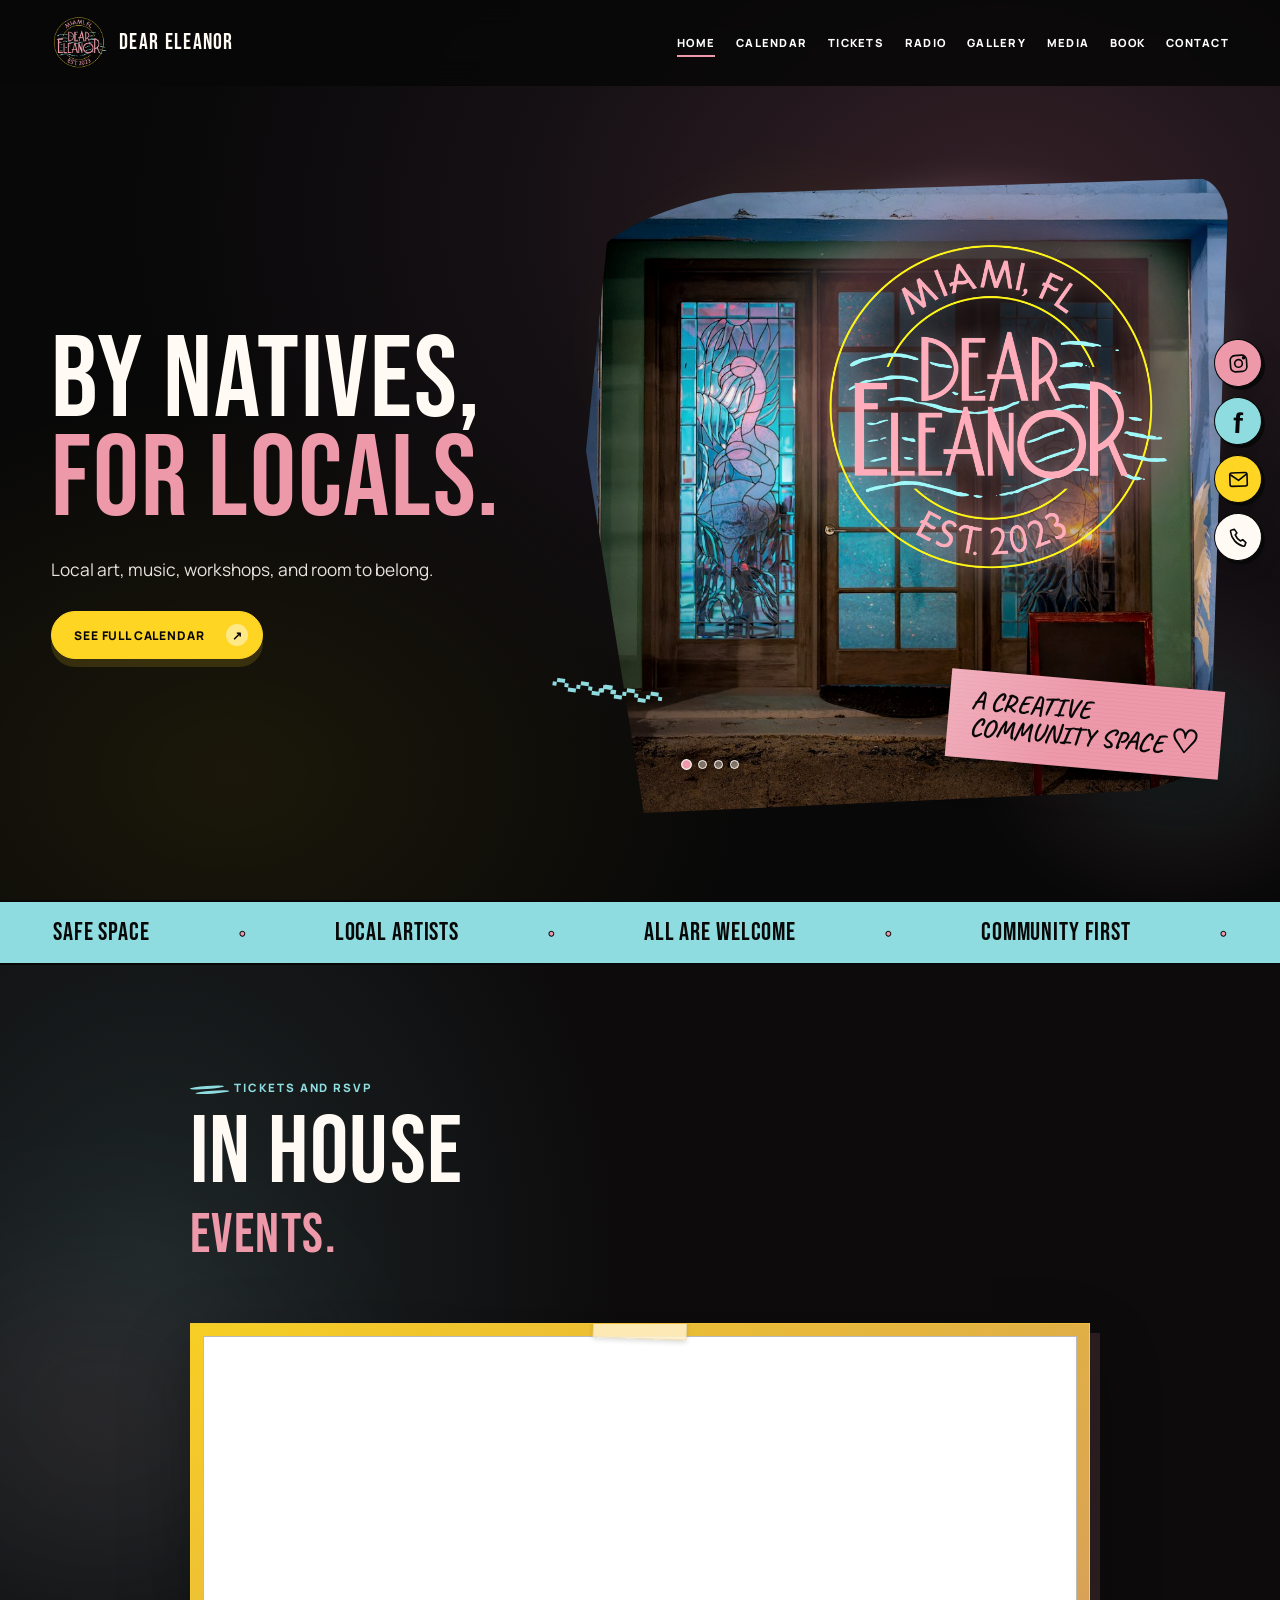
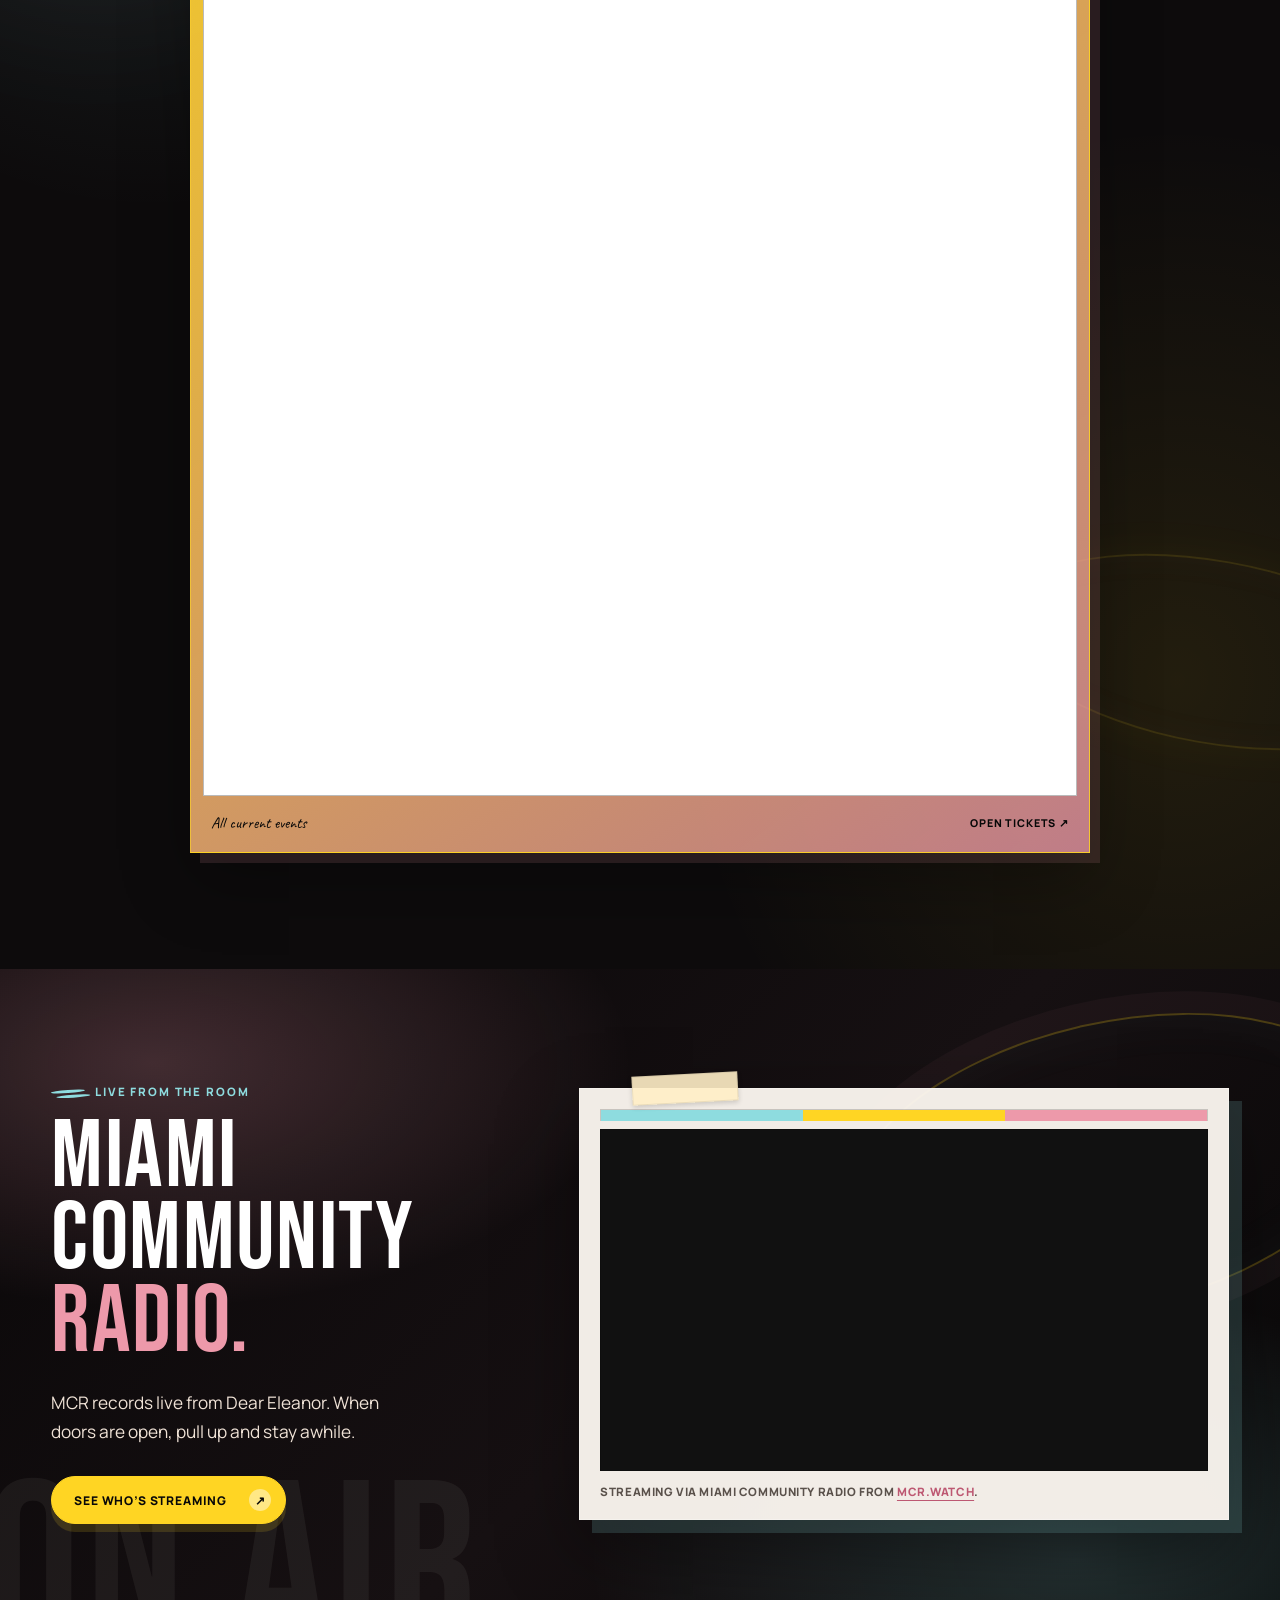
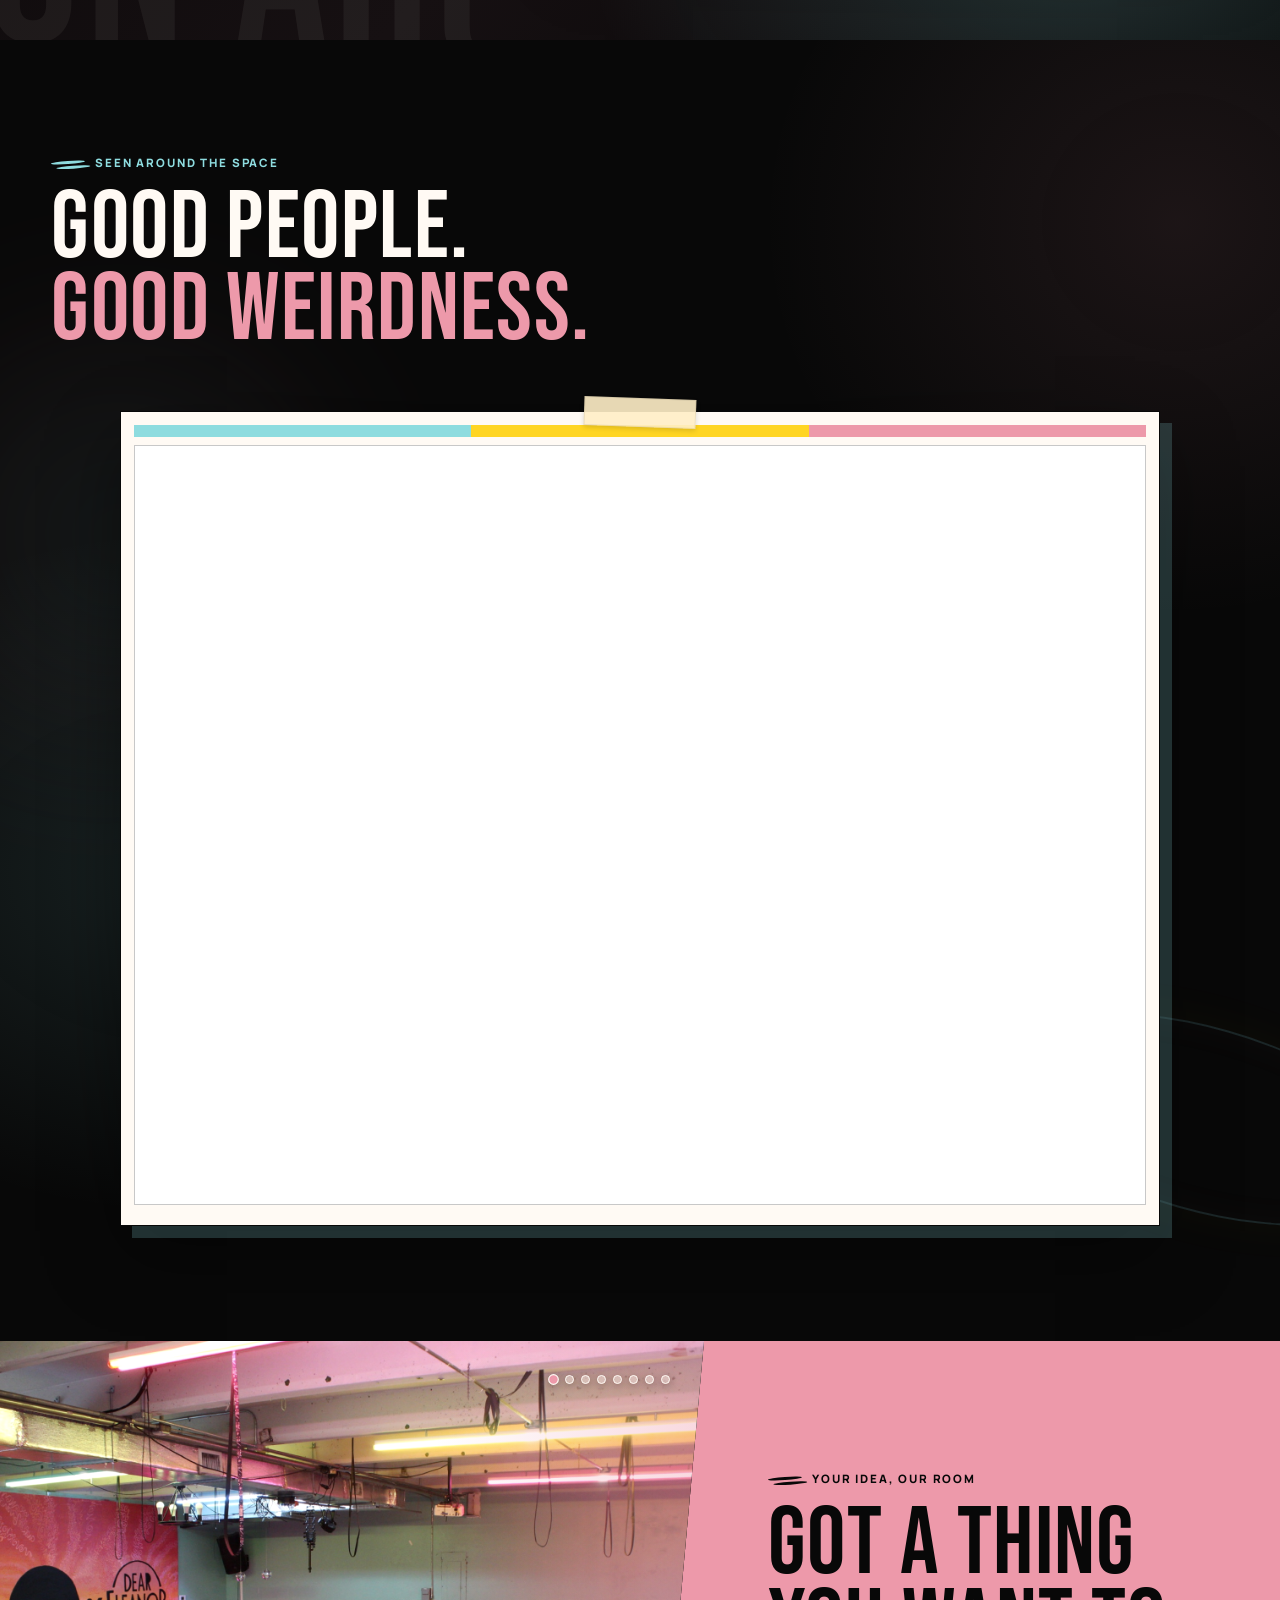
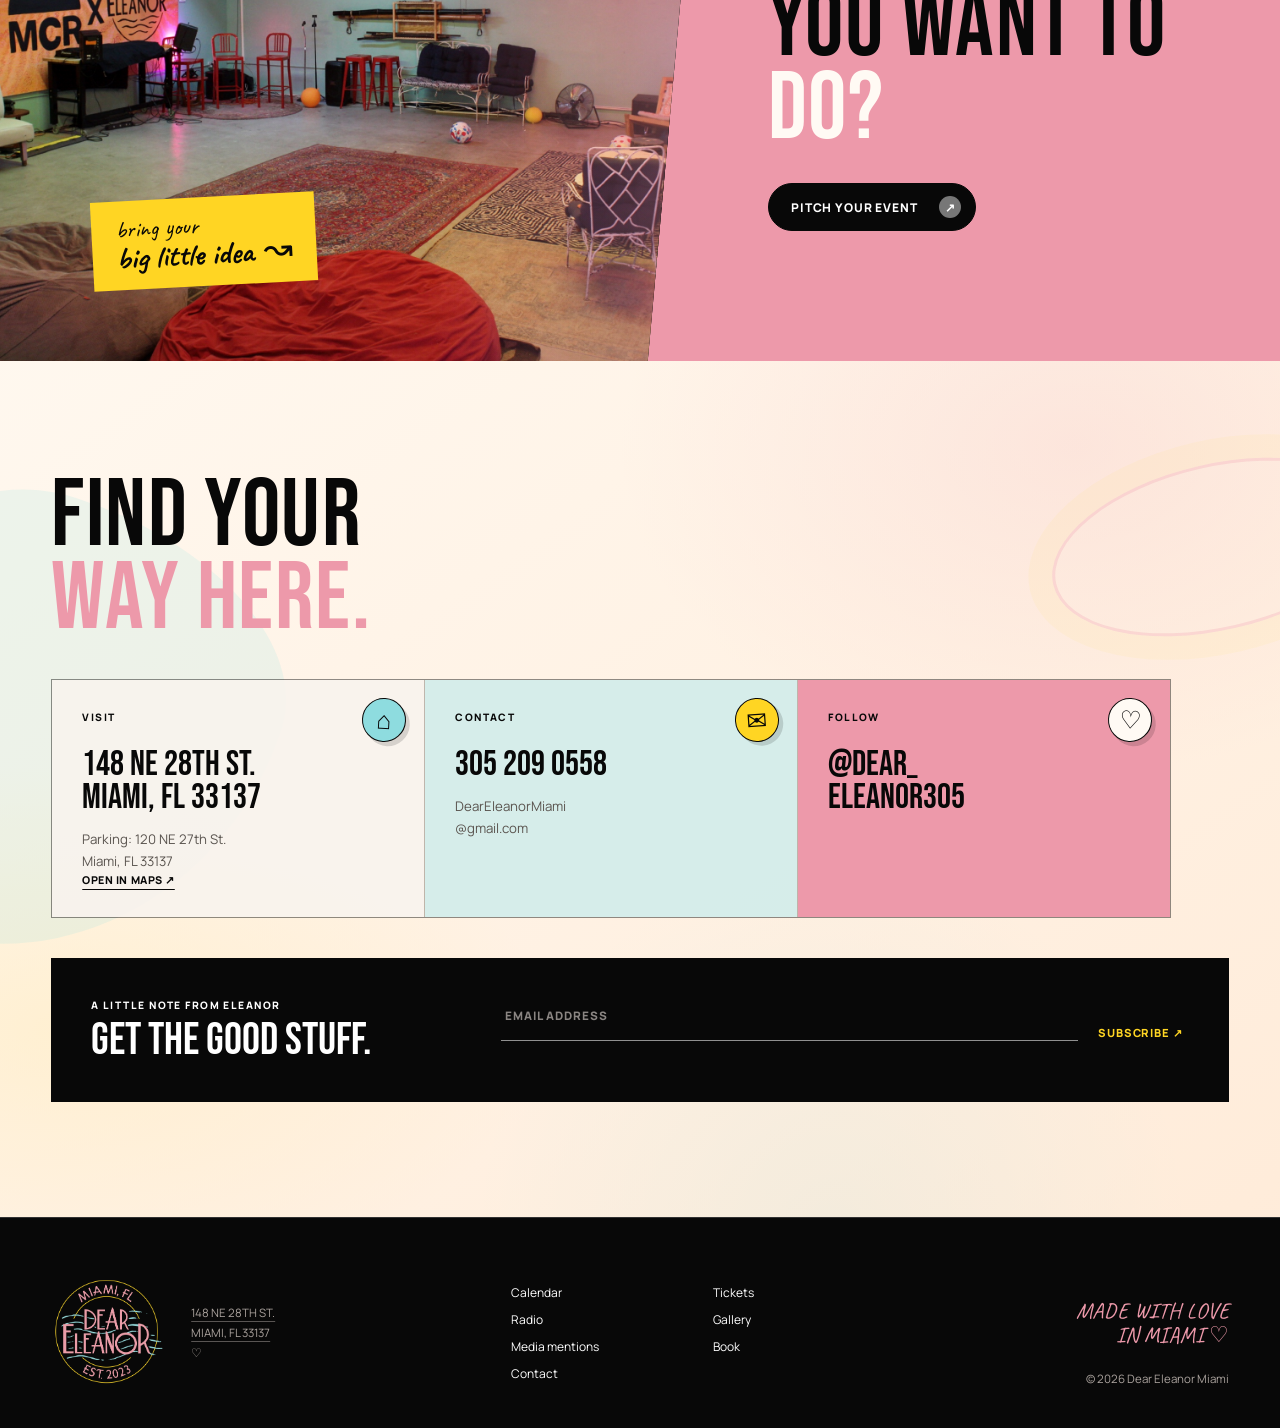
<file: index.html>
<!doctype html>
<html lang="en">
  <head>
    <meta charset="UTF-8" />
    <meta name="viewport" content="width=device-width, initial-scale=1.0" />
    <meta
      name="description"
      content="Dear Eleanor is a warm, inclusive community space in Miami for local art, music, workshops, gatherings, and connection."
    />
    <meta name="theme-color" content="#090909" />
    <title>Dear Eleanor | By Natives, For Locals</title>
    <link rel="icon" type="image/png" href="assets/dear-eleanor-logo.png" />
    <link rel="preconnect" href="https://fonts.googleapis.com" />
    <link rel="preconnect" href="https://fonts.gstatic.com" crossorigin />
    <link
      href="https://fonts.googleapis.com/css2?family=Bebas+Neue&family=Caveat:wght@500;600;700&family=Manrope:wght@400;500;600;700;800&display=swap"
      rel="stylesheet"
    />
    <link rel="stylesheet" href="styles.css" />
    <script src="script.js" defer></script>
  </head>

  <body>
    <a class="skip-link" href="#main">Skip to content</a>

    <header class="site-header" id="site-header">
      <a class="brand" href="#home" aria-label="Dear Eleanor, back to top">
        <img src="assets/dear-eleanor-logo.png" alt="" />
        <span>Dear Eleanor</span>
      </a>

      <button class="menu-toggle" type="button" aria-expanded="false" aria-controls="site-nav">
        <span></span><span></span><span></span>
        <span class="sr-only">Open menu</span>
      </button>

      <nav class="site-nav" id="site-nav" aria-label="Main navigation">
        <a class="nav-link active" href="#home">Home</a>
        <a class="nav-link" href="events.html" target="_blank" rel="noreferrer">Calendar</a>
        <a class="nav-link" href="#tickets">Tickets</a>
        <a class="nav-link" href="#radio">Radio</a>
        <a class="nav-link" href="#gallery">Gallery</a>
        <a class="nav-link" href="media.html" target="_blank" rel="noreferrer">Media</a>
        <a class="nav-link" href="#host">Book</a>
        <a class="nav-link" href="#contact">Contact</a>
      </nav>

    </header>

    <main id="main">
      <section class="hero" id="home" aria-labelledby="hero-title">
        <div class="hero-glow hero-glow-one"></div>
        <div class="hero-glow hero-glow-two"></div>

        <div class="hero-copy reveal">
          <h1 id="hero-title">BY NATIVES,<br /><em>FOR LOCALS.</em></h1>
          <p class="hero-intro">Local art, music, workshops, and room to belong.</p>
          <div class="hero-actions">
            <a class="button button-yellow" href="events.html" target="_blank" rel="noreferrer">See full calendar <span>↗</span></a>
          </div>
        </div>

        <div class="hero-visual reveal delay-one">
          <div class="hero-photo-wrap" data-photo-slider>
            <figure class="photo-slide hero-slide hero-slide-doors is-active">
              <img class="hero-photo" src="assets/de-doors.jpg" alt="Dear Eleanor's glowing front doors with stained-glass flamingos" />
            </figure>
            <figure class="photo-slide hero-slide">
              <img class="hero-photo" src="assets/de-caldos-dinner.jpg" alt="Musicians and guests gathered outside Dear Eleanor at night" />
            </figure>
            <figure class="photo-slide hero-slide">
              <img class="hero-photo" src="assets/de-chosenfamilia-audience.jpg" alt="Guests smiling and watching a live performance at Dear Eleanor" />
            </figure>
            <figure class="photo-slide hero-slide">
              <img class="hero-photo" src="assets/de-caldos-mic.jpg" alt="A musician sharing a microphone with the crowd inside Dear Eleanor" />
            </figure>
            <div class="photo-dots hero-slider-dots" aria-hidden="true"><span class="is-active"></span><span></span><span></span><span></span></div>
          </div>
          <img class="hero-logo" src="assets/dear-eleanor-logo.png" alt="Dear Eleanor, Miami Florida, established 2023" />
          <div class="paper-note paper-note-pink">A creative<br />community space <span>♡</span></div>
          <div class="doodle doodle-wave" aria-hidden="true">〰 〰</div>
        </div>
      </section>

      <div class="ticker" aria-label="Dear Eleanor values">
        <div class="ticker-track">
          <div class="ticker-group">
            <span>SAFE SPACE</span><b>●</b><span>LOCAL ARTISTS</span><b>●</b><span>ALL ARE WELCOME</span><b>●</b><span>COMMUNITY FIRST</span><b>●</b>
          </div>
          <div class="ticker-group" aria-hidden="true">
            <span>SAFE SPACE</span><b>●</b><span>LOCAL ARTISTS</span><b>●</b><span>ALL ARE WELCOME</span><b>●</b><span>COMMUNITY FIRST</span><b>●</b>
          </div>
        </div>
      </div>

      <section class="section ticketing-section" id="tickets" aria-labelledby="tickets-title">
        <div class="section-heading section-heading-compact reveal">
          <div>
            <p class="eyebrow eyebrow-dark"><span></span> Tickets and RSVP</p>
            <h2 id="tickets-title">IN HOUSE<br /><em>EVENTS.</em></h2>
          </div>
        </div>

        <div class="ticketing-layout">
          <div class="posh-ticket-card reveal delay-one">
            <div class="posh-embed-frame">
              <iframe
                src="https://posh.vip/g/dear-eleanor"
                title="Dear Eleanor tickets and events on Posh"
                loading="lazy"
                allow="payment; fullscreen; clipboard-write"
                referrerpolicy="strict-origin-when-cross-origin"
              ></iframe>
            </div>

            <div class="posh-ticket-footer">
              <span>All current events</span>
              <a href="https://posh.vip/g/dear-eleanor" target="_blank" rel="noreferrer">Open tickets ↗</a>
            </div>
          </div>
        </div>
      </section>

      <section class="section radio-section" id="radio" aria-labelledby="radio-title">
        <div class="radio-copy reveal">
          <p class="eyebrow eyebrow-dark"><span></span> Live from the room</p>
          <h2 id="radio-title">MIAMI COMMUNITY<br /><em>RADIO.</em></h2>
          <p class="lead">MCR records live from Dear Eleanor. When doors are open, pull up and stay awhile.</p>
          <a class="button button-yellow" href="https://mcr.watch/schedule" target="_blank" rel="noreferrer">
            See who’s streaming <span>↗</span>
          </a>
        </div>

        <div class="radio-player-card reveal delay-one">
          <div class="radio-live-accent" aria-hidden="true"><span></span><span></span><span></span></div>
          <div class="radio-stream-frame">
            <iframe
              data-radio-embed
              src="about:blank"
              title="Miami Community Radio live stream"
              loading="lazy"
              allow="autoplay; fullscreen; picture-in-picture"
              allowfullscreen
            ></iframe>
            <div class="radio-stream-fallback" data-radio-fallback hidden>
              <p>The live player loads once this site is hosted. For now, check the MCR schedule directly.</p>
              <a href="https://mcr.watch/schedule" target="_blank" rel="noreferrer">See who’s streaming ↗</a>
            </div>
          </div>
          <p>Streaming via Miami Community Radio from <a href="https://mcr.watch/schedule" target="_blank" rel="noreferrer">mcr.watch</a>.</p>
        </div>
      </section>

      <section class="section gallery-section" id="gallery" aria-labelledby="gallery-title">
        <div class="gallery-heading gallery-heading-compact reveal">
          <div>
            <p class="eyebrow eyebrow-dark"><span></span> Seen around the space</p>
            <h2 id="gallery-title">GOOD PEOPLE.<br /><em>GOOD WEIRDNESS.</em></h2>
          </div>
        </div>

        <div class="instagram-live reveal" aria-label="Latest posts from Dear Eleanor on Instagram">
          <div class="instagram-live-accent" aria-hidden="true"><span></span><span></span><span></span></div>
          <div class="instagram-profile-frame">
            <iframe
              src="https://www.instagram.com/dear_eleanor305/embed/"
              title="Latest posts from Dear Eleanor on Instagram"
              loading="lazy"
              scrolling="no"
              allow="autoplay; clipboard-write; encrypted-media; picture-in-picture; web-share"
            ></iframe>
          </div>
        </div>
      </section>

      <section class="host-section" id="host" aria-labelledby="host-title">
        <div class="host-copy reveal">
          <p class="eyebrow"><span></span> Your idea, our room</p>
          <h2 id="host-title">GOT A THING<br />YOU WANT TO <em>DO?</em></h2>
          <a class="button button-dark" href="pitch.html" target="_blank" rel="noreferrer">
            Pitch your event <span>↗</span>
          </a>
        </div>
        <div class="host-visual reveal delay-one">
          <div class="host-photo-slider" data-photo-slider aria-label="Views of the Dear Eleanor venue">
            <figure class="photo-slide host-slide is-active">
              <img src="assets/space-main-room.jpg" alt="A wide view of Dear Eleanor with rugs, seating, performance space, and warm lights" />
            </figure>
            <figure class="photo-slide host-slide">
              <img src="assets/space-lounge-wide.jpg" alt="The Dear Eleanor lounge area with sofas, rugs, and soft colorful lighting" />
            </figure>
            <figure class="photo-slide host-slide">
              <img src="assets/space-room-mirror.jpg" alt="A view into the Dear Eleanor room through glass with cozy seating and warm lights" />
            </figure>
            <figure class="photo-slide host-slide">
              <img src="assets/space-bar-wide.jpg" alt="The Dear Eleanor bar area with stools and colorful walls" />
            </figure>
            <figure class="photo-slide host-slide">
              <img src="assets/space-mcr-room.jpg" alt="The open Dear Eleanor room with the Miami Community Radio wall and seating" />
            </figure>
            <figure class="photo-slide host-slide">
              <img src="assets/space-art-detail.jpg" alt="Colorful wall art inside Dear Eleanor" />
            </figure>
            <figure class="photo-slide host-slide">
              <img src="assets/space-guitar-detail.jpg" alt="A decorated guitar in a cozy corner at Dear Eleanor" />
            </figure>
            <figure class="photo-slide host-slide">
              <img src="assets/space-wall-fame.jpg" alt="Flyers, stickers, and community notes on the Dear Eleanor wall" />
            </figure>
            <div class="photo-dots host-slider-dots" aria-hidden="true"><span class="is-active"></span><span></span><span></span><span></span><span></span><span></span><span></span><span></span></div>
          </div>
          <div class="host-scribble">bring your<br /><strong>big little idea</strong><span>↝</span></div>
        </div>

      </section>
      <section class="section contact-section" id="contact" aria-labelledby="contact-title">
        <div class="contact-top reveal">
          <div>
            <h2 id="contact-title">FIND YOUR<br /><em>WAY HERE.</em></h2>
          </div>
        </div>

        <div class="contact-grid">
          <article class="contact-card reveal">
            <span class="contact-symbol" aria-hidden="true">⌂</span>
            <p class="eyebrow-small">Visit</p>
            <h3>148 NE 28TH ST.<br />MIAMI, FL 33137</h3>
            <p>Parking: 120 NE 27th St.<br />Miami, FL 33137</p>
            <a href="https://maps.google.com/?q=148+NE+28th+St+Miami+FL+33137" target="_blank" rel="noreferrer">Open in Maps ↗</a>
          </article>
          <article class="contact-card reveal delay-one">
            <span class="contact-symbol" aria-hidden="true">✉</span>
            <p class="eyebrow-small">Contact</p>
            <h3><a href="tel:+13052090558">305 209 0558</a></h3>
            <p><a href="mailto:DearEleanorMiami@gmail.com">DearEleanorMiami<br />@gmail.com</a></p>
          </article>
          <article class="contact-card contact-card-pink reveal delay-two">
            <span class="contact-symbol" aria-hidden="true">♡</span>
            <p class="eyebrow-small">Follow</p>
            <h3><a href="https://www.instagram.com/dear_eleanor305/" target="_blank" rel="noreferrer">@DEAR_<br />ELEANOR305</a></h3>
          </article>
        </div>

        <div class="mailing-list reveal">
          <div>
            <p class="eyebrow-small">A little note from Eleanor</p>
            <h3>GET THE GOOD STUFF.</h3>
          </div>
          <form class="mailchimp-lite" id="mailchimp-lite-form">
            <label class="sr-only" for="mailchimp-email">Email address</label>
            <input id="mailchimp-email" name="EMAIL" type="email" placeholder="EMAIL ADDRESS" autocomplete="email" required />
            <div aria-hidden="true" class="mailchimp-honeypot">
              <label for="mailchimp-hidden-field">Leave this field empty</label>
              <input id="mailchimp-hidden-field" type="text" name="b_5148aa7d3075518d8b04c80cf_f926f30c99" tabindex="-1" value="" />
            </div>
            <button type="submit">SUBSCRIBE <span>↗</span></button>
            <p class="mailchimp-message" id="mailchimp-message" role="status" aria-live="polite"></p>
          </form>
        </div>
      </section>
    </main>

    <footer class="site-footer">
      <div class="footer-brand">
        <img src="assets/dear-eleanor-logo.png" alt="Dear Eleanor" />
        <p><a href="https://maps.google.com/?q=148+NE+28th+St+Miami+FL+33137" target="_blank" rel="noreferrer">148 NE 28TH ST.<br />MIAMI, FL 33137</a><br />♡</p>
      </div>
      <div class="footer-links">
        <a href="events.html" target="_blank" rel="noreferrer">Calendar</a><a href="#tickets">Tickets</a><a href="#radio">Radio</a><a href="#gallery">Gallery</a><a href="media.html" target="_blank" rel="noreferrer">Media mentions</a><a href="#host">Book</a><a href="#contact">Contact</a>
      </div>
      <div class="footer-note">
        <p>MADE WITH LOVE<br />IN MIAMI ♡</p>
        <span>© <span id="year"></span> Dear Eleanor Miami</span>
      </div>
    </footer>

    <nav class="social-bubbles" aria-label="Quick contact links">
      <a class="social-bubble social-instagram" href="https://www.instagram.com/dear_eleanor305/" target="_blank" rel="noreferrer" aria-label="Follow Dear Eleanor on Instagram" data-label="Instagram">
        <svg viewBox="0 0 24 24" aria-hidden="true"><rect x="3.5" y="3.5" width="17" height="17" rx="5"></rect><circle cx="12" cy="12" r="4"></circle><circle class="social-dot" cx="17.7" cy="6.5" r="1"></circle></svg>
      </a>
      <a class="social-bubble social-facebook" href="https://www.facebook.com/DearEleanor305/" target="_blank" rel="noreferrer" aria-label="Follow Dear Eleanor on Facebook" data-label="Facebook">
        <span aria-hidden="true">f</span>
      </a>
      <a class="social-bubble social-email" href="mailto:DearEleanorMiami@gmail.com" aria-label="Email Dear Eleanor" data-label="Email">
        <svg viewBox="0 0 24 24" aria-hidden="true"><rect x="3" y="5" width="18" height="14" rx="2"></rect><path d="m4 7 8 6 8-6"></path></svg>
      </a>
      <a class="social-bubble social-phone" href="tel:+13052090558" aria-label="Call Dear Eleanor at 305 209 0558" data-label="Call us">
        <svg viewBox="0 0 24 24" aria-hidden="true"><path d="M7.2 3.8 10 7.3 8.4 9.5c1.2 2.5 3.4 4.7 6 6l2.2-1.6 3.5 2.8-.8 3c-.2.7-.9 1.1-1.6 1-7.1-1.2-13.1-7.2-14.4-14.4-.1-.7.3-1.4 1-1.6l2.9-.9Z"></path></svg>
      </a>
    </nav>

    <div class="bloom-chat-mount" data-bloom-chat-mount data-bloom-form-type="messenger"></div>

    <div class="cursor-ambient" aria-hidden="true"></div>

    <button class="back-to-top" type="button" aria-label="Back to top">↑</button>
  </body>
</html>
</file>
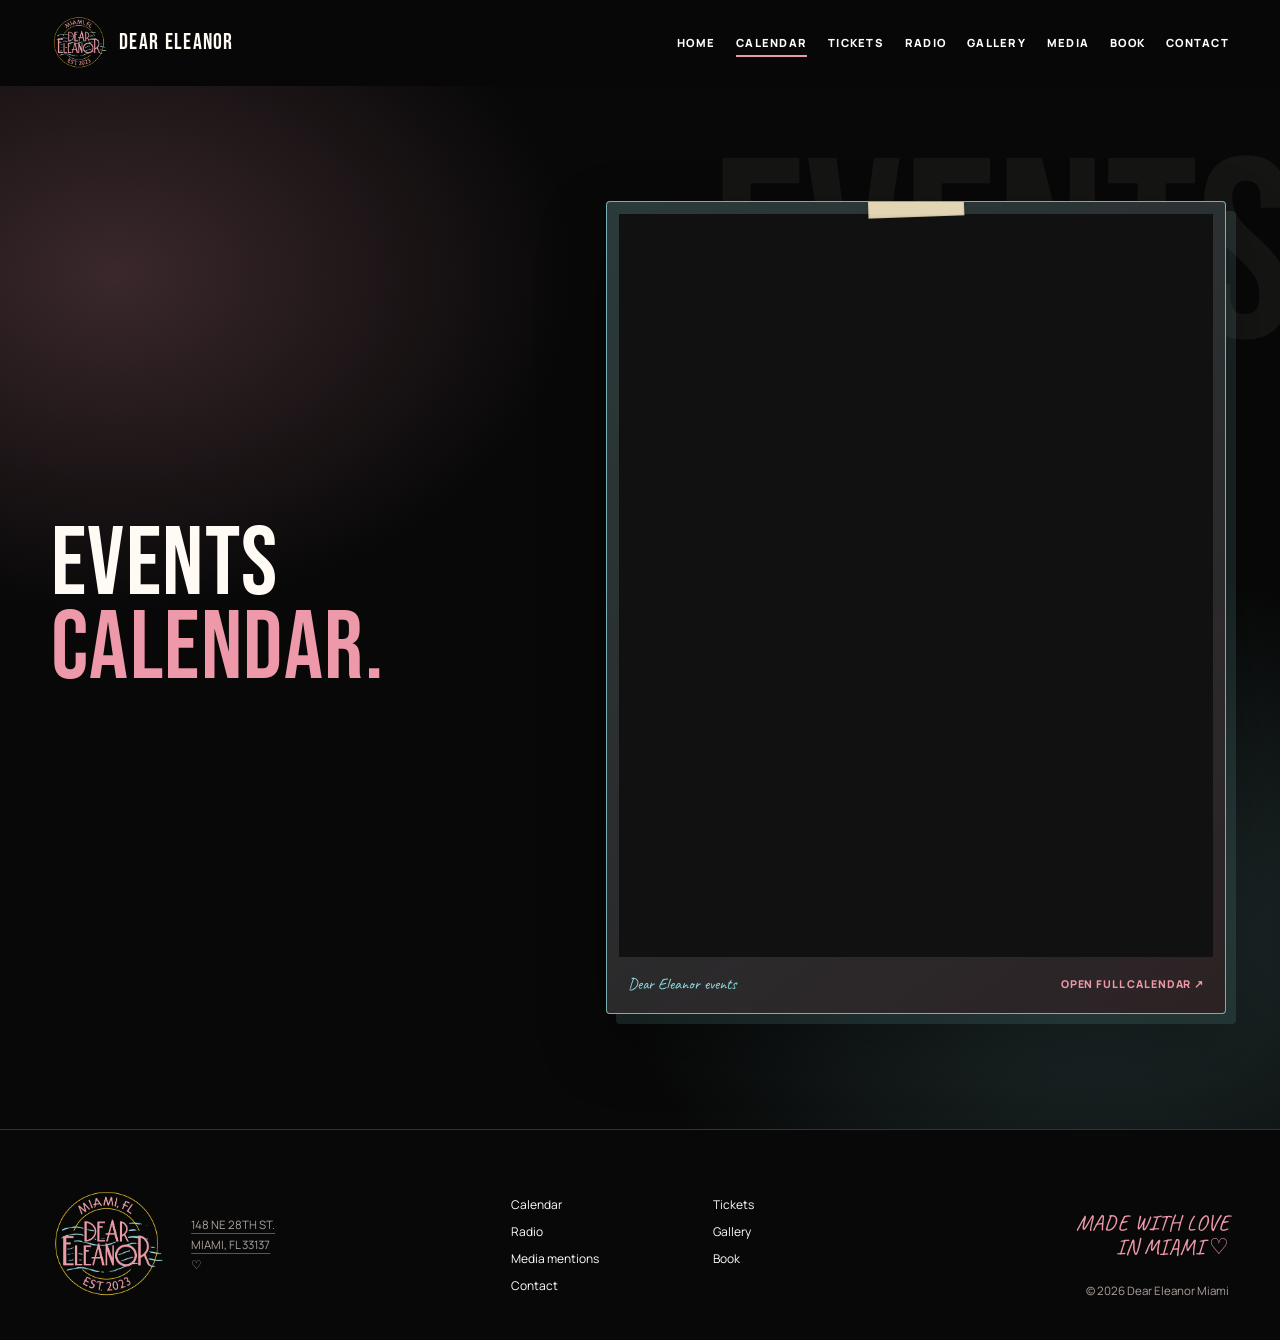
<file: events.html>
<!doctype html>
<html lang="en">
  <head>
    <meta charset="UTF-8" />
    <meta name="viewport" content="width=device-width, initial-scale=1.0" />
    <meta
      name="description"
      content="Dear Eleanor's monthly events calendar for local art, music, workshops, gatherings, and community nights in Miami."
    />
    <meta name="theme-color" content="#090909" />
    <title>Dear Eleanor | Events Calendar</title>
    <link rel="icon" type="image/png" href="assets/dear-eleanor-logo.png" />
    <link rel="preconnect" href="https://fonts.googleapis.com" />
    <link rel="preconnect" href="https://fonts.gstatic.com" crossorigin />
    <link
      href="https://fonts.googleapis.com/css2?family=Bebas+Neue&family=Caveat:wght@500;600;700&family=Manrope:wght@400;500;600;700;800&display=swap"
      rel="stylesheet"
    />
    <link rel="stylesheet" href="styles.css" />
    <script src="script.js" defer></script>
  </head>

  <body class="media-page events-page">
    <a class="skip-link" href="#main">Skip to content</a>

    <header class="site-header" id="site-header">
      <a class="brand" href="index.html#home" aria-label="Dear Eleanor home">
        <img src="assets/dear-eleanor-logo.png" alt="" />
        <span>Dear Eleanor</span>
      </a>

      <button class="menu-toggle" type="button" aria-expanded="false" aria-controls="site-nav">
        <span></span><span></span><span></span>
        <span class="sr-only">Open menu</span>
      </button>

      <nav class="site-nav" id="site-nav" aria-label="Main navigation">
        <a class="nav-link" href="index.html#home">Home</a>
        <a class="nav-link active" href="#events">Calendar</a>
        <a class="nav-link" href="index.html#tickets">Tickets</a>
        <a class="nav-link" href="index.html#radio">Radio</a>
        <a class="nav-link" href="index.html#gallery">Gallery</a>
        <a class="nav-link" href="media.html" target="_blank" rel="noreferrer">Media</a>
        <a class="nav-link" href="index.html#host">Book</a>
        <a class="nav-link" href="index.html#contact">Contact</a>
      </nav>
    </header>

    <main class="media-main" id="main">
      <section class="section media-section events-page-section" id="events" aria-labelledby="events-page-title">
        <div class="media-copy reveal">
          <h1 id="events-page-title">EVENTS<br /><em>CALENDAR.</em></h1>
        </div>

        <div class="canva-calendar media-canva-card reveal delay-one">
          <iframe
            src="https://www.canva.com/design/DAHOQU203L4/v8wgKrbzjtpp4evUIynN7g/view?embed"
            title="Dear Eleanor monthly events calendar"
            loading="lazy"
            allowfullscreen
            allow="fullscreen"
          ></iframe>
          <div class="canva-calendar-footer">
            <span>Dear Eleanor events</span>
            <a href="https://canva.link/deareleanoreventscalendar" target="_blank" rel="noreferrer">Open full calendar ↗</a>
          </div>
        </div>
      </section>
    </main>

    <footer class="site-footer">
      <div class="footer-brand">
        <img src="assets/dear-eleanor-logo.png" alt="Dear Eleanor" />
        <p><a href="https://maps.google.com/?q=148+NE+28th+St+Miami+FL+33137" target="_blank" rel="noreferrer">148 NE 28TH ST.<br />MIAMI, FL 33137</a><br />♡</p>
      </div>
      <div class="footer-links">
        <a href="#events">Calendar</a><a href="index.html#tickets">Tickets</a><a href="index.html#radio">Radio</a><a href="index.html#gallery">Gallery</a><a href="media.html" target="_blank" rel="noreferrer">Media mentions</a><a href="index.html#host">Book</a><a href="index.html#contact">Contact</a>
      </div>
      <div class="footer-note">
        <p>MADE WITH LOVE<br />IN MIAMI ♡</p>
        <span>© <span id="year"></span> Dear Eleanor Miami</span>
      </div>
    </footer>

    <div class="cursor-ambient" aria-hidden="true"></div>
    <button class="back-to-top" type="button" aria-label="Back to top">↑</button>
  </body>
</html>
</file>
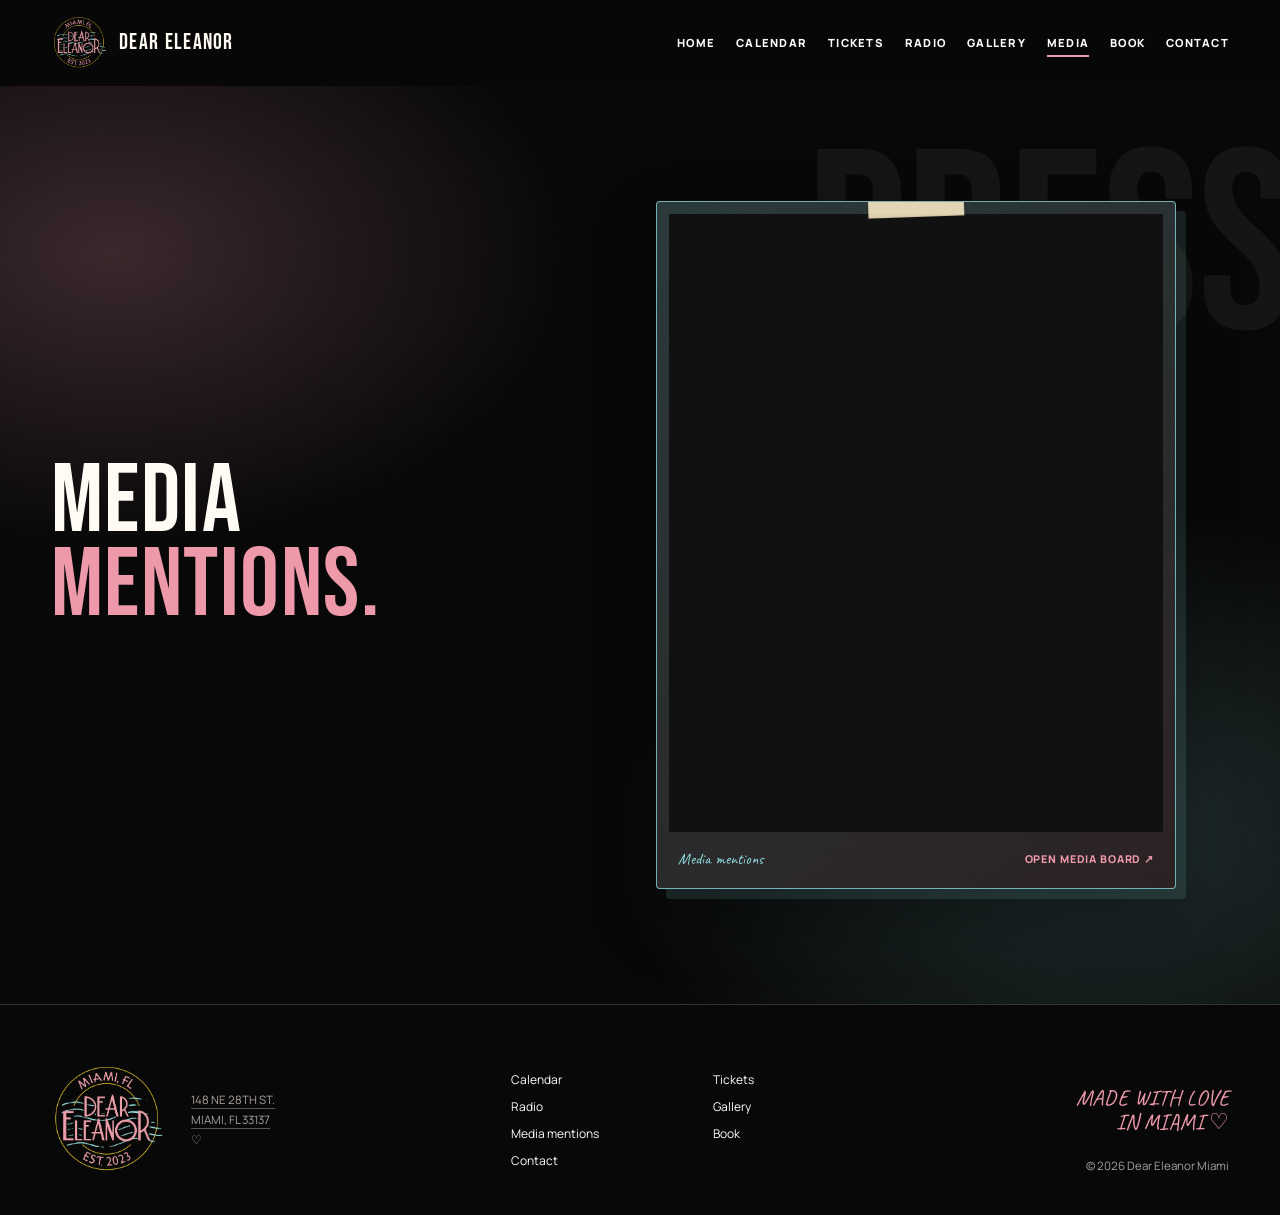
<file: media.html>
<!doctype html>
<html lang="en">
  <head>
    <meta charset="UTF-8" />
    <meta name="viewport" content="width=device-width, initial-scale=1.0" />
    <meta
      name="description"
      content="Media mentions and press features for Dear Eleanor, a creative community space in Miami."
    />
    <meta name="theme-color" content="#090909" />
    <title>Dear Eleanor | Media Mentions</title>
    <link rel="icon" type="image/png" href="assets/dear-eleanor-logo.png" />
    <link rel="preconnect" href="https://fonts.googleapis.com" />
    <link rel="preconnect" href="https://fonts.gstatic.com" crossorigin />
    <link
      href="https://fonts.googleapis.com/css2?family=Bebas+Neue&family=Caveat:wght@500;600;700&family=Manrope:wght@400;500;600;700;800&display=swap"
      rel="stylesheet"
    />
    <link rel="stylesheet" href="styles.css" />
    <script src="script.js" defer></script>
  </head>

  <body class="media-page">
    <a class="skip-link" href="#main">Skip to content</a>

    <header class="site-header" id="site-header">
      <a class="brand" href="index.html#home" aria-label="Dear Eleanor home">
        <img src="assets/dear-eleanor-logo.png" alt="" />
        <span>Dear Eleanor</span>
      </a>

      <button class="menu-toggle" type="button" aria-expanded="false" aria-controls="site-nav">
        <span></span><span></span><span></span>
        <span class="sr-only">Open menu</span>
      </button>

      <nav class="site-nav" id="site-nav" aria-label="Main navigation">
        <a class="nav-link" href="index.html#home">Home</a>
        <a class="nav-link" href="events.html" target="_blank" rel="noreferrer">Calendar</a>
        <a class="nav-link" href="index.html#tickets">Tickets</a>
        <a class="nav-link" href="index.html#radio">Radio</a>
        <a class="nav-link" href="index.html#gallery">Gallery</a>
        <a class="nav-link active" href="#media">Media</a>
        <a class="nav-link" href="index.html#host">Book</a>
        <a class="nav-link" href="index.html#contact">Contact</a>
      </nav>
    </header>

    <main class="media-main" id="main">
      <section class="section media-section" id="media" aria-labelledby="media-title">
        <div class="media-copy reveal">
          <h1 id="media-title">MEDIA<br /><em>MENTIONS.</em></h1>
        </div>

        <div class="canva-calendar media-canva-card reveal delay-one">
          <iframe
            src="https://www.canva.com/design/DAHPTLNdcrA/EuhCttocjzA7tYTJwPc4_Q/view?embed"
            title="Dear Eleanor media mentions"
            loading="lazy"
            allowfullscreen
            allow="fullscreen"
          ></iframe>
          <div class="canva-calendar-footer">
            <span>Media mentions</span>
            <a href="https://canva.link/mediamentions" target="_blank" rel="noreferrer">Open media board ↗</a>
          </div>
        </div>
      </section>
    </main>

    <footer class="site-footer">
      <div class="footer-brand">
        <img src="assets/dear-eleanor-logo.png" alt="Dear Eleanor" />
        <p><a href="https://maps.google.com/?q=148+NE+28th+St+Miami+FL+33137" target="_blank" rel="noreferrer">148 NE 28TH ST.<br />MIAMI, FL 33137</a><br />♡</p>
      </div>
      <div class="footer-links">
        <a href="events.html" target="_blank" rel="noreferrer">Calendar</a><a href="index.html#tickets">Tickets</a><a href="index.html#radio">Radio</a><a href="index.html#gallery">Gallery</a><a href="#media">Media mentions</a><a href="index.html#host">Book</a><a href="index.html#contact">Contact</a>
      </div>
      <div class="footer-note">
        <p>MADE WITH LOVE<br />IN MIAMI ♡</p>
        <span>© <span id="year"></span> Dear Eleanor Miami</span>
      </div>
    </footer>

    <div class="cursor-ambient" aria-hidden="true"></div>
    <button class="back-to-top" type="button" aria-label="Back to top">↑</button>
  </body>
</html>
</file>
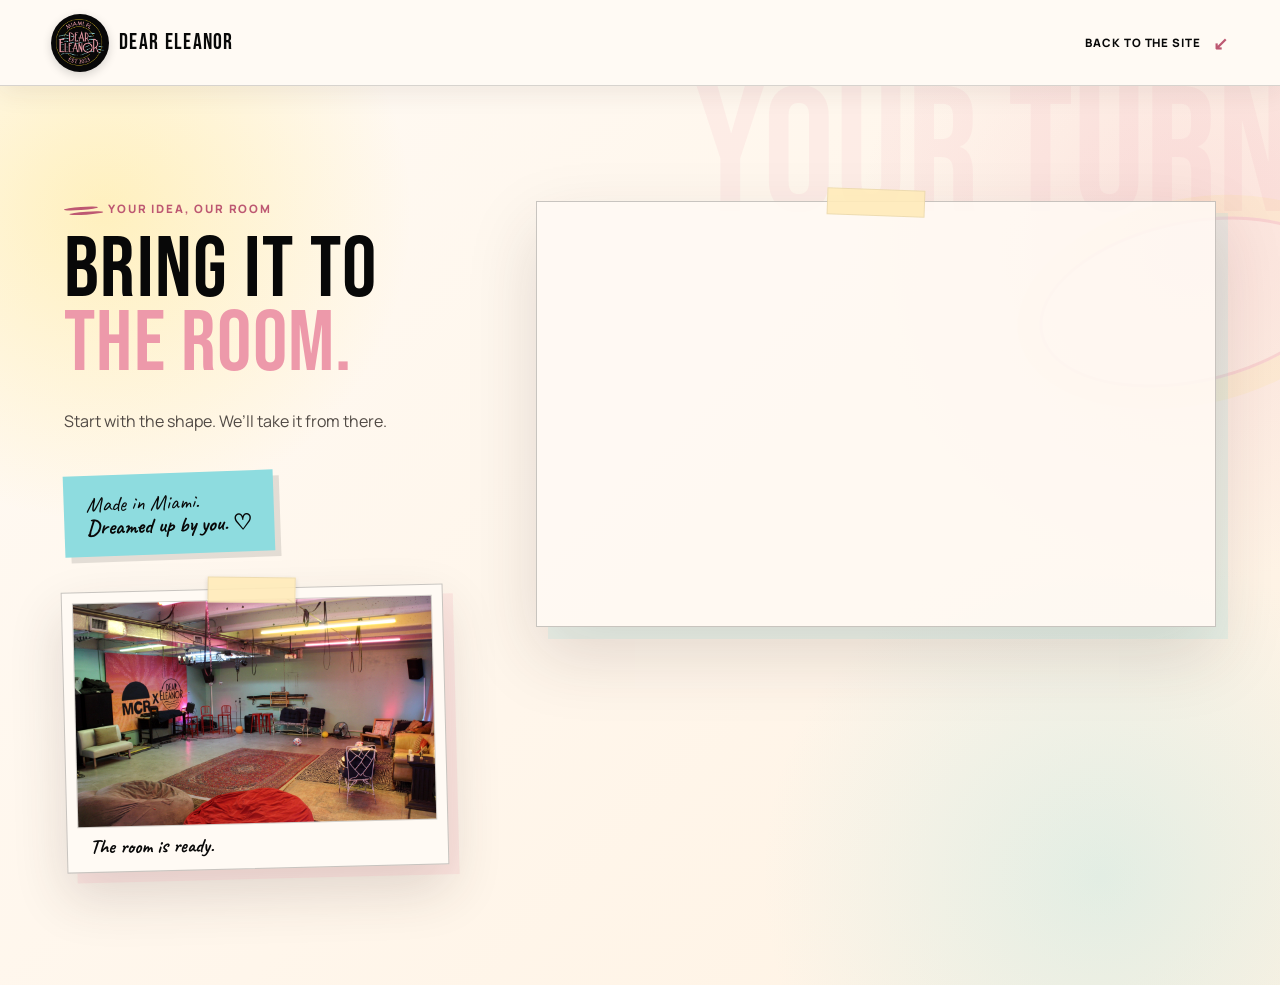
<file: pitch.html>
<!doctype html>
<html lang="en">
  <head>
    <meta charset="UTF-8" />
    <meta name="viewport" content="width=device-width, initial-scale=1.0" />
    <meta name="description" content="Pitch an event to Dear Eleanor in Miami." />
    <meta name="theme-color" content="#ed99aa" />
    <title>Pitch Your Event | Dear Eleanor</title>
    <link rel="icon" type="image/png" href="assets/dear-eleanor-logo.png" />
    <link rel="preconnect" href="https://fonts.googleapis.com" />
    <link rel="preconnect" href="https://fonts.gstatic.com" crossorigin />
    <link href="https://fonts.googleapis.com/css2?family=Bebas+Neue&family=Caveat:wght@500;600;700&family=Manrope:wght@400;500;600;700;800&display=swap" rel="stylesheet" />
    <link rel="stylesheet" href="styles.css" />
    <script src="pitch.js" defer></script>
  </head>

  <body class="pitch-page">
    <a class="skip-link" href="#pitch-form">Skip to form</a>

    <header class="site-header pitch-header">
      <a class="brand" href="index.html" aria-label="Back to Dear Eleanor homepage">
        <img src="assets/dear-eleanor-logo.png" alt="" />
        <span>Dear Eleanor</span>
      </a>
      <a class="pitch-back" href="index.html">Back to the site <span>↙</span></a>
    </header>

    <main class="pitch-page-main">
      <section class="pitch-panel pitch-panel-standalone" aria-labelledby="pitch-title-heading">
        <span class="pitch-shape pitch-shape-ring" aria-hidden="true"></span>
        <div class="pitch-intro">
          <p class="eyebrow"><span></span> Your idea, our room</p>
          <h1 id="pitch-title-heading">BRING IT TO<br /><em>THE ROOM.</em></h1>
          <p>Start with the shape. We’ll take it from there.</p>
          <div class="pitch-note">Made in Miami.<br /><strong>Dreamed up by you. ♡</strong></div>
          <figure class="pitch-space-photo">
            <img src="assets/space-main-room.jpg" alt="A wide view of Dear Eleanor with rugs, lounge seating, and room for gatherings" />
            <figcaption>The room is ready.</figcaption>
          </figure>
        </div>

        <div class="bloom-form-card pitch-bloom-card" id="pitch-form">
          <div class="bloom-frame-mount" data-bloom-frame-mount>
            <p>Loading the pitch form...</p>
          </div>
        </div>
      </section>
    </main>
  </body>
</html>
</file>
<file: styles.css>
:root {
  --ink: #080808;
  --paper: #fffaf4;
  --pink: #ed99aa;
  --pink-hot: #f17d99;
  --aqua: #8edcdf;
  --yellow: #ffd523;
  --white: #fff;
  --line: rgba(255, 255, 255, 0.25);
  --display: "Bebas Neue", Impact, sans-serif;
  --body: "Manrope", Arial, sans-serif;
  --hand: "Caveat", cursive;
  --header-height: 86px;
}

* { box-sizing: border-box; }
main, section, .media-main, .ticketing-layout, .site-footer { min-width: 0; }
section > *, .site-footer > *, .mailing-list > * { min-width: 0; }
html { scroll-behavior: smooth; scroll-padding-top: var(--header-height); }
body { position: relative; margin: 0; background: var(--ink); color: var(--paper); font-family: var(--body); overflow-x: hidden; }
img { display: block; max-width: 100%; }
a { color: inherit; }
button, input { font: inherit; }
h1, h2, h3 { text-wrap: balance; }
p, .lead, .hero-intro, .pitch-intro > p:not(.eyebrow) { text-wrap: balance; }
::selection { background: var(--aqua); color: var(--ink); }

.sr-only { position: absolute; width: 1px; height: 1px; padding: 0; margin: -1px; overflow: hidden; clip: rect(0, 0, 0, 0); white-space: nowrap; border: 0; }
.skip-link { position: fixed; top: -100px; left: 16px; z-index: 9999; background: var(--yellow); color: var(--ink); padding: 12px 18px; font-weight: 800; }
.skip-link:focus { top: 12px; }

.site-header {
  position: fixed; inset: 0 0 auto; z-index: 1000; height: var(--header-height); display: grid;
  grid-template-columns: 230px 1fr; align-items: center; gap: 24px; padding: 0 4vw;
  background: rgba(8, 8, 8, 0.85); border-bottom: 1px solid transparent; backdrop-filter: blur(14px);
  transition: height .3s ease, border-color .3s ease, background .3s ease;
}
.site-header.scrolled { height: 72px; border-color: rgba(255,255,255,.12); background: rgba(8,8,8,.96); }
.brand { display: flex; align-items: center; gap: 10px; text-decoration: none; font-family: var(--display); font-size: 1.35rem; letter-spacing: .06em; }
.brand img { width: 58px; height: 58px; object-fit: contain; }
.site-header.scrolled .brand img { width: 48px; height: 48px; }
.site-nav { justify-self: end; display: flex; align-items: center; gap: clamp(14px, 1.65vw, 30px); }
.nav-link { position: relative; padding: 9px 0; color: #fff; text-decoration: none; font-size: .7rem; font-weight: 800; letter-spacing: .11em; text-transform: uppercase; }
.nav-link::after { content: ""; position: absolute; left: 0; right: 100%; bottom: 2px; height: 2px; background: var(--pink); transition: right .25s ease; }
.nav-link:hover::after, .nav-link.active::after { right: 0; }
.header-cta { justify-self: end; display: inline-flex; align-items: center; justify-content: space-between; gap: 18px; min-width: 150px; padding: 13px 17px; border-radius: 999px; background: var(--pink); color: var(--ink); text-decoration: none; font-size: .76rem; font-weight: 800; text-transform: uppercase; }
.header-cta span, .button span { display: grid; place-items: center; width: 22px; height: 22px; border-radius: 50%; background: rgba(255,255,255,.45); transition: transform .25s ease; }
.header-cta:hover span, .button:hover span { transform: rotate(45deg); }
.menu-toggle { display: none; border: 0; padding: 8px; background: transparent; color: white; }
.menu-toggle > span:not(.sr-only) { display: block; width: 27px; height: 2px; margin: 5px; background: currentColor; transition: transform .25s, opacity .25s; }

.hero { position: relative; min-height: 760px; height: max(760px, 100svh); padding: calc(var(--header-height) + 55px) 4vw 50px; display: grid; grid-template-columns: .8fr 1.2fr; align-items: center; gap: 2vw; overflow: hidden; isolation: isolate; }
.hero::before { content: ""; position: absolute; inset: 0; z-index: -3; background: radial-gradient(ellipse at 78% 24%, #352128 0, #151014 34%, transparent 62%), radial-gradient(ellipse at 18% 86%, rgba(255,213,35,.08), transparent 35%), #080808; }
.hero-glow { position: absolute; border-radius: 47% 53% 61% 39% / 41% 45% 55% 59%; filter: blur(18px); opacity: .55; z-index: -2; animation: watercolor-float 15s ease-in-out infinite alternate; }
.hero-glow-one { width: 460px; height: 390px; right: 19%; top: 17%; background: radial-gradient(ellipse, rgba(240,123,153,.4), rgba(255,213,35,.08) 48%, transparent 72%); }
.hero-glow-two { width: 410px; height: 350px; right: -8%; bottom: -2%; background: radial-gradient(ellipse, rgba(142,220,223,.25), rgba(237,153,170,.08) 50%, transparent 72%); animation-delay: -7s; }
.hero-copy { position: relative; z-index: 2; max-width: 600px; }
.eyebrow { display: flex; align-items: center; gap: 10px; margin: 0 0 18px; color: var(--pink); font-size: .72rem; font-weight: 800; letter-spacing: .16em; text-transform: uppercase; }
.eyebrow > span { display: inline-block; width: 34px; height: 3px; background: currentColor; border-radius: 50%; transform: rotate(-4deg); box-shadow: 5px 5px 0 currentColor; }
.eyebrow-dark { color: var(--aqua); }
.hero h1, .section h2, .host-section h2 { margin: 0; font-family: var(--display); font-weight: 400; letter-spacing: .015em; line-height: .86; }
.hero h1 { font-size: clamp(5rem, 9vw, 9.5rem); }
.hero h1 em, .section h2 em, .host-section h2 em { color: var(--pink); font-style: normal; }
.hero-intro { max-width: 470px; margin: 26px 0 28px; font-size: clamp(1rem, 1.35vw, 1.2rem); line-height: 1.6; color: #e8e3df; }
.hero-actions { display: flex; align-items: center; gap: 28px; flex-wrap: wrap; }
.button { display: inline-flex; align-items: center; justify-content: space-between; gap: 22px; padding: 12px 14px 12px 22px; border: 1px solid; border-radius: 999px; text-decoration: none; font-size: .75rem; font-weight: 800; letter-spacing: .07em; text-transform: uppercase; transition: transform .2s ease, box-shadow .2s ease; }
.button:hover { transform: translateY(-3px); }
.button-yellow { background: var(--yellow); border-color: var(--yellow); color: var(--ink); box-shadow: 0 8px 0 rgba(255,213,35,.15); }
.button-pink { background: var(--pink); border-color: var(--pink); color: var(--ink); }
.button-dark { background: var(--ink); border-color: var(--ink); color: white; }
.text-link { display: inline-flex; gap: 10px; padding: 8px 0; text-decoration: none; border-bottom: 1px solid rgba(255,255,255,.45); font-size: .78rem; font-weight: 800; letter-spacing: .07em; text-transform: uppercase; }
.text-link span { color: var(--aqua); }
.text-link-dark { color: var(--ink); border-color: rgba(0,0,0,.5); }
.hero-note { display: flex; align-items: center; gap: 13px; margin-top: 34px; transform: rotate(-2deg); }
.drawn-heart { color: var(--pink); font-family: var(--hand); font-size: 3rem; line-height: 1; }
.hero-note p { margin: 0; color: #d5d0cd; font-family: var(--hand); font-size: 1.15rem; line-height: 1.05; }
.hero-note strong { color: var(--aqua); font-weight: 700; }

.hero-visual { position: relative; justify-self: end; width: min(100%, 920px); height: min(670px, 72svh); min-height: 560px; isolation: isolate; }
.hero-visual::before {
  content: ""; position: absolute; z-index: 2; width: clamp(320px, 36vw, 575px); height: clamp(280px, 31vw, 490px); right: 1%; top: 3%;
  border: 0; border-radius: 42% 58% 63% 37% / 48% 38% 62% 52%;
  background: radial-gradient(ellipse at 52% 46%, rgba(8,8,8,.82) 0 32%, rgba(237,153,170,.35) 52%, rgba(142,220,223,.16) 67%, transparent 78%);
  filter: blur(19px); opacity: .92; animation: watercolor-float 12s ease-in-out infinite alternate;
}
.hero-photo-wrap { position: absolute; inset: 1% 0 1% 7%; overflow: hidden; border-radius: 48% 5% 46% 8% / 16% 8% 12% 16%; clip-path: polygon(4% 3%, 100% 0, 97% 96%, 9% 100%, 0 43%); }
.hero-photo-wrap::after { content: ""; position: absolute; inset: 0; background: linear-gradient(90deg, rgba(8,8,8,.25), transparent 30%, rgba(237,153,170,.08)), linear-gradient(0deg, rgba(8,8,8,.3), transparent 50%); mix-blend-mode: multiply; }
.photo-slide { margin: 0; }
.hero-slide { position: absolute; inset: 0; opacity: 0; transform: scale(1.035); transition: opacity .8s ease, transform 1.2s ease; background: #111; }
.hero-slide.is-active { opacity: 1; transform: scale(1); }
.hero-photo { width: 100%; height: 100%; object-fit: cover; object-position: 50% 50%; filter: saturate(.9) contrast(1.05); }
.hero-slide-doors .hero-photo { object-position: 50% 48%; }
.photo-dots { position: absolute; z-index: 6; display: flex; gap: 7px; }
.photo-dots span { width: 9px; height: 9px; border: 1px solid var(--paper); border-radius: 50%; background: rgba(255,250,244,.38); box-shadow: 0 2px 8px rgba(0,0,0,.32); transition: background .25s, transform .25s; }
.photo-dots span.is-active { background: var(--pink); transform: scale(1.2); }
.hero-slider-dots { left: 15%; bottom: 7%; }
.hero-logo { position: absolute; z-index: 3; width: clamp(270px, 29vw, 490px); right: 6%; top: 8%; filter: brightness(1.12) saturate(1.16) drop-shadow(0 0 8px rgba(255,255,255,.22)) drop-shadow(0 0 25px rgba(237,153,170,.5)) drop-shadow(16px 18px 34px rgba(0,0,0,.75)); animation: logo-float 9s ease-in-out infinite; }
.paper-note { position: absolute; z-index: 4; padding: 18px 22px; color: var(--ink); font-family: var(--hand); font-weight: 700; line-height: .9; text-transform: uppercase; background-image: linear-gradient(115deg, rgba(255,255,255,.22), transparent 45%), repeating-linear-gradient(0deg, rgba(0,0,0,.025) 0 1px, transparent 1px 4px); box-shadow: 0 4px 0 rgba(0,0,0,.06), 0 16px 32px rgba(0,0,0,.28); animation: paper-breathe 7s ease-in-out infinite; }
.paper-note-pink { right: 1%; bottom: 8%; background-color: var(--pink); font-size: clamp(1.2rem, 2vw, 1.75rem); transform: rotate(5deg); }
.paper-note-pink span { color: var(--ink); font-size: 2rem; }
.doodle-wave { position: absolute; z-index: 5; left: 2%; bottom: 13%; color: var(--aqua); font-family: var(--hand); font-size: 4rem; letter-spacing: -.25em; transform: rotate(8deg); }

.ticker { overflow: hidden; color: var(--ink); background: var(--aqua); border-top: 2px solid var(--ink); border-bottom: 2px solid var(--ink); }
.ticker-track { width: max-content; display: flex; align-items: center; animation: ticker 28s linear infinite; }
.ticker-group { flex: none; width: max-content; min-width: 100vw; display: flex; align-items: center; justify-content: space-around; gap: 34px; padding: 16px max(17px, 2vw); }
.ticker span { font-family: var(--display); font-size: 1.55rem; letter-spacing: .035em; }
.ticker b { color: var(--pink); -webkit-text-stroke: 1px var(--ink); font-size: .7rem; }
@keyframes ticker { to { transform: translateX(-50%); } }

.section { padding: clamp(80px, 9vw, 145px) 4vw; }
.section-heading, .gallery-heading, .contact-top { display: grid; grid-template-columns: 1.15fr .85fr; gap: 8vw; align-items: end; margin-bottom: 58px; }
.section-heading-compact, .gallery-heading-compact { grid-template-columns: 1fr; max-width: 900px; }
.ticketing-section .section-heading { margin-inline: auto; }
.ticketing-section h2 { font-size: clamp(3rem, 7vw, 6.5rem); }
.ticketing-section h2 em { display: block; margin-top: .2em; font-size: .58em; line-height: 1.05; }
.section h2, .host-section h2 { font-size: clamp(4.2rem, 7.5vw, 8rem); }
.section-heading > p, .contact-intro { max-width: 520px; margin: 0 0 5px; color: #d5d0cd; font-size: 1.02rem; line-height: 1.7; }

.events-section, .ticketing-section, .gallery-section { position: relative; isolation: isolate; overflow: hidden; }
.events-section { background: radial-gradient(ellipse at 84% 14%, rgba(237,153,170,.13), transparent 26%), radial-gradient(ellipse at 8% 82%, rgba(255,213,35,.055), transparent 26%), var(--ink); }
.events-section::before, .ticketing-section::before, .gallery-section::before {
  content: ""; position: absolute; z-index: -1; width: 620px; height: 520px; border-radius: 42% 58% 68% 32% / 49% 38% 62% 51%; filter: blur(72px); opacity: .58; pointer-events: none;
  background: radial-gradient(ellipse, rgba(237,153,170,.24), rgba(142,220,223,.07) 48%, transparent 72%); animation: ambient-drift 20s ease-in-out infinite alternate;
}
.events-section::before { right: -180px; top: 28%; }
.events-section::after, .ticketing-section::after, .gallery-section::after { content: ""; position: absolute; z-index: -1; width: 430px; height: 180px; border: 2px solid rgba(255,213,35,.12); border-radius: 50%; pointer-events: none; transform: rotate(-12deg); box-shadow: 0 0 55px rgba(255,213,35,.035), inset 0 0 42px rgba(237,153,170,.03); animation: slow-orbit 16s ease-in-out infinite alternate; }
.events-section::after { left: -160px; bottom: 13%; }
.hand-label { position: absolute; z-index: 3; color: var(--pink); font-family: var(--hand); font-size: 1.3rem; font-weight: 700; letter-spacing: .02em; line-height: 1; transform: rotate(-3deg); }
.hand-label-events { right: 5%; top: 7%; }
.events-layout { max-width: 720px; display: grid; grid-template-columns: minmax(0, 1fr); justify-content: center; gap: 30px; align-items: start; margin-inline: auto; }
.canva-calendar { position: relative; width: 100%; min-width: 0; display: flex; flex-direction: column; padding: 12px; border: 1px solid rgba(142,220,223,.75); border-radius: 4px; background: linear-gradient(145deg, rgba(142,220,223,.2), rgba(237,153,170,.12)), #111; box-shadow: 10px 10px 0 rgba(142,220,223,.12), 0 28px 65px rgba(0,0,0,.34); overflow: hidden; }
.canva-calendar::before { content: ""; position: absolute; z-index: 2; top: -11px; left: 50%; width: 94px; height: 24px; background: rgba(255,239,199,.86); border: 1px solid rgba(0,0,0,.08); box-shadow: 0 2px 5px rgba(0,0,0,.14); transform: translateX(-50%) rotate(-2deg); pointer-events: none; }
.canva-calendar iframe { width: 100%; height: auto; max-width: 100%; min-width: 0; aspect-ratio: 4 / 5; display: block; border: 0; background: #111; }
.canva-calendar-footer { min-height: 44px; display: flex; align-items: center; justify-content: space-between; gap: 18px; padding: 10px 9px 0; font-family: var(--hand); font-size: 1rem; }
.canva-calendar-footer span { color: var(--aqua); }
.canva-calendar-footer a { color: var(--pink); font-family: var(--body); font-size: .67rem; font-weight: 800; letter-spacing: .08em; text-decoration: none; text-transform: uppercase; }
.canva-calendar-footer a:hover { color: var(--yellow); }

.eyebrow-small { margin: 0 0 9px; font-size: .64rem; font-weight: 800; letter-spacing: .14em; text-transform: uppercase; }
.ticketing-section { background: radial-gradient(ellipse at 12% 18%, rgba(142,220,223,.12), transparent 30%), radial-gradient(ellipse at 92% 82%, rgba(255,213,35,.09), transparent 30%), #0d0b0c; }
.ticketing-section::before { left: -210px; top: 12%; opacity: .48; }
.ticketing-section::after { right: -150px; bottom: 14%; transform: rotate(10deg); }
.ticketing-layout { max-width: 900px; margin-inline: auto; }
.posh-ticket-card { position: relative; width: 100%; display: flex; flex-direction: column; padding: 12px; color: var(--ink); border: 1px solid rgba(255,213,35,.75); background: linear-gradient(145deg, rgba(255,213,35,.96), rgba(237,153,170,.78)); box-shadow: 10px 10px 0 rgba(237,153,170,.13), 0 28px 65px rgba(0,0,0,.3); overflow: hidden; }
.posh-ticket-card::before { content: ""; position: absolute; z-index: 2; top: -11px; left: 50%; width: 92px; height: 24px; background: rgba(255,239,199,.88); border: 1px solid rgba(0,0,0,.08); box-shadow: 0 2px 5px rgba(0,0,0,.14); transform: translateX(-50%) rotate(2deg); pointer-events: none; }
.posh-embed-frame { position: relative; width: 100%; min-width: 0; aspect-ratio: 820 / 1060; min-height: 440px; max-height: 1060px; overflow: hidden; border: 1px solid rgba(8,8,8,.28); background: #fff; box-shadow: inset 0 0 0 1px rgba(255,255,255,.25); }
.posh-embed-frame iframe { width: 100%; height: 100%; display: block; border: 0; background: #fff; }
.posh-ticket-footer { min-height: 44px; display: flex; align-items: center; justify-content: space-between; gap: 18px; padding: 10px 8px 0; color: var(--ink); font-family: var(--hand); font-size: 1rem; }
.posh-ticket-footer a { color: var(--ink); font-family: var(--body); font-size: .67rem; font-weight: 900; letter-spacing: .08em; text-decoration: none; text-transform: uppercase; }
.posh-ticket-footer a:hover { color: #fffaf4; }

.about-section { position: relative; display: grid; grid-template-columns: minmax(0, 900px); justify-content: center; align-items: center; min-height: auto; color: var(--ink); background-color: var(--paper); background-image: radial-gradient(ellipse at 14% 20%, rgba(255,213,35,.18), transparent 28%), radial-gradient(ellipse at 92% 68%, rgba(142,220,223,.17), transparent 25%), radial-gradient(ellipse at 54% 108%, rgba(237,153,170,.13), transparent 32%); overflow: hidden; }
.about-section::before { content: "COMMUNITY"; position: absolute; top: 5%; right: -1%; color: rgba(237,153,170,.1); font-family: var(--display); font-size: clamp(6rem, 14vw, 15rem); line-height: 1; }
.about-collage { position: relative; min-height: 560px; display: grid; place-items: center; }
.polaroid-slider { position: relative; width: min(100%, 620px); aspect-ratio: 1 / .86; padding: clamp(12px, 2vw, 18px) clamp(12px, 2vw, 18px) clamp(58px, 7vw, 78px); background: #fff; box-shadow: 0 10px 22px rgba(35,25,20,.13), 0 34px 70px rgba(35,25,20,.23); transform: rotate(-3deg); isolation: isolate; }
.polaroid-slider::before { content: ""; position: absolute; inset: 10px 10px auto auto; width: 34%; height: 18%; border: 2px solid rgba(237,153,170,.18); border-radius: 50%; transform: rotate(12deg); pointer-events: none; }
.polaroid-slide { position: absolute; inset: clamp(12px, 2vw, 18px) clamp(12px, 2vw, 18px) clamp(58px, 7vw, 78px); margin: 0; opacity: 0; transform: scale(.985) rotate(1.4deg); transition: opacity .75s ease, transform .75s ease; overflow: hidden; background: #211; }
.polaroid-slide.is-active { opacity: 1; transform: scale(1) rotate(0); }
.polaroid-slide img { width: 100%; height: 100%; object-fit: cover; filter: saturate(.94) contrast(1.04); }
.polaroid-caption { position: absolute; left: clamp(18px, 3vw, 34px); bottom: 22px; color: var(--ink); font-family: var(--hand); font-size: clamp(1.3rem, 2.5vw, 2rem); line-height: .9; transform: rotate(1deg); }
.polaroid-dots { position: absolute; right: clamp(16px, 2.5vw, 28px); bottom: 27px; display: flex; gap: 7px; }
.polaroid-dots span { width: 9px; height: 9px; border: 1px solid var(--ink); border-radius: 50%; background: var(--paper); transition: background .25s, transform .25s; }
.polaroid-dots span.is-active { background: var(--pink); transform: scale(1.2); }
.paper-note-aqua { left: 7%; bottom: 2%; background-color: var(--aqua); font-size: clamp(1.3rem, 2.4vw, 2rem); transform: rotate(-4deg); }
.paper-note-aqua span { display: block; margin-top: 10px; font-size: 1.8rem; }
.tape { position: absolute; z-index: 8; width: 88px; height: 26px; background: linear-gradient(115deg, rgba(255,244,205,.92), rgba(255,225,175,.72)); border: 1px solid rgba(95,71,51,.08); box-shadow: 0 2px 4px rgba(35,25,20,.13); pointer-events: none; }
.tape::after { content: ""; position: absolute; inset: 5px 0; background: repeating-linear-gradient(90deg, rgba(255,255,255,.18) 0 7px, rgba(0,0,0,.025) 7px 8px); mix-blend-mode: multiply; opacity: .55; }
.tape-one { left: 12%; top: -12px; transform: rotate(-8deg); }
.tape-two { right: 12%; top: -10px; transform: rotate(9deg); }
.about-copy { position: relative; z-index: 2; max-width: 760px; }
.about-copy h2 { font-size: clamp(4rem, 7vw, 7rem); }
.about-copy .eyebrow { color: #c9637d; }
.about-copy .lead { max-width: 520px; margin: 25px 0 0; font-size: clamp(1.05rem, 1.4vw, 1.25rem); font-weight: 700; line-height: 1.55; }
.about-copy > p:not(.eyebrow):not(.lead) { color: #48423d; line-height: 1.75; }
.about-copy .text-link { margin-top: 16px; }
.values { grid-column: 1 / -1; display: grid; grid-template-columns: repeat(3, 1fr); border-top: 1px solid rgba(0,0,0,.25); border-bottom: 1px solid rgba(0,0,0,.25); }
.values article { display: flex; align-items: center; gap: 20px; padding: 28px clamp(16px, 3vw, 42px); }
.values article + article { border-left: 1px solid rgba(0,0,0,.25); }
.value-icon { flex: 0 0 auto; display: grid; place-items: center; width: 58px; height: 58px; border-radius: 50%; font-family: var(--hand); font-size: 2rem; border: 1px solid var(--ink); }
.value-icon.aqua { background: var(--aqua); }.value-icon.yellow { background: var(--yellow); }.value-icon.pink { background: var(--pink); }
.values h3 { margin: 0 0 5px; font-family: var(--display); font-size: 1.6rem; font-weight: 400; letter-spacing: .04em; }
.values p { margin: 0; color: #655e58; font-size: .8rem; line-height: 1.55; }
.photo-values { gap: 18px; border: 0; }
.photo-values figure { position: relative; height: clamp(300px, 31vw, 470px); margin: 0; overflow: hidden; border: 1px solid var(--ink); background: #222; box-shadow: 8px 8px 0 rgba(0,0,0,.1); }
.photo-values figure:nth-child(1) { transform: rotate(-1deg); }
.photo-values figure:nth-child(2) { transform: translateY(14px) rotate(.8deg); }
.photo-values figure:nth-child(3) { transform: rotate(-.5deg); }
.photo-values img { width: 100%; height: 100%; object-fit: cover; filter: saturate(.92) contrast(1.04); transition: transform .6s ease; }
.photo-values figure:hover img { transform: scale(1.035); }
.photo-values figcaption { position: absolute; left: 12px; bottom: 12px; padding: 10px 14px; color: var(--ink); background: var(--yellow); border: 1px solid var(--ink); font-family: var(--display); font-size: clamp(1.25rem, 2vw, 2rem); letter-spacing: .04em; box-shadow: 4px 4px 0 rgba(0,0,0,.22); }
.photo-values figure:nth-child(2) figcaption { background: var(--aqua); }
.photo-values figure:nth-child(3) figcaption { background: var(--pink); }

.gallery-section { background: radial-gradient(ellipse at 14% 64%, rgba(142,220,223,.12), transparent 29%), radial-gradient(ellipse at 92% 14%, rgba(237,153,170,.09), transparent 25%), var(--ink); }
.gallery-section::before { left: -190px; top: 18%; background: radial-gradient(circle, rgba(142,220,223,.18), rgba(237,153,170,.07) 48%, transparent 70%); animation-delay: -6s; }
.gallery-section::after { right: -140px; bottom: 10%; border-color: rgba(142,220,223,.14); transform: rotate(16deg); animation-delay: -5s; }
.gallery-heading { align-items: center; }
.instagram-pill { justify-self: end; display: inline-flex; align-items: center; gap: 30px; padding: 15px 18px 15px 22px; border: 1px solid var(--pink); border-radius: 999px; color: var(--pink); text-decoration: none; font-size: .72rem; font-weight: 800; text-transform: uppercase; transition: background .2s, color .2s; }
.instagram-pill:hover { color: var(--ink); background: var(--pink); }
.instagram-live { position: relative; max-width: 1040px; margin: 0 auto; padding: 13px 13px 20px; color: var(--ink); background: var(--paper); border: 1px solid var(--ink); box-shadow: 12px 12px 0 rgba(142,220,223,.2), 0 30px 70px rgba(0,0,0,.42); transform: rotate(-.25deg); }
.instagram-live::before { content: ""; position: absolute; z-index: 2; top: -14px; left: 50%; width: 110px; height: 27px; background: rgba(255,239,199,.9); border: 1px solid rgba(0,0,0,.08); box-shadow: 0 2px 5px rgba(0,0,0,.14); transform: translateX(-50%) rotate(2deg); pointer-events: none; }
.instagram-live-accent { display: grid; grid-template-columns: repeat(3, 1fr); height: 12px; margin-bottom: 8px; overflow: hidden; }
.instagram-live-accent span:nth-child(1) { background: var(--aqua); }
.instagram-live-accent span:nth-child(2) { background: var(--yellow); }
.instagram-live-accent span:nth-child(3) { background: var(--pink); }
.instagram-profile-frame { height: 760px; overflow: hidden; border: 1px solid rgba(8,8,8,.22); background: #fff; }
.instagram-profile-frame iframe { width: 100%; height: 100%; display: block; border: 0; background: #fff; }

.radio-section {
  position: relative;
  display: grid;
  grid-template-columns: .82fr 1.18fr;
  gap: clamp(30px, 6vw, 78px);
  align-items: center;
  isolation: isolate;
  overflow: hidden;
  color: white;
  background:
    radial-gradient(ellipse at 12% 14%, rgba(237,153,170,.24), transparent 30%),
    radial-gradient(ellipse at 84% 88%, rgba(142,220,223,.18), transparent 32%),
    linear-gradient(135deg, #090708 0%, #161012 54%, #070707 100%);
}
.radio-section::before {
  content: "";
  position: absolute;
  z-index: -1;
  width: clamp(320px, 42vw, 620px);
  aspect-ratio: 1.9;
  right: -8%;
  top: 8%;
  border: 2px solid rgba(255,213,35,.24);
  border-radius: 50%;
  box-shadow: 0 0 0 22px rgba(237,153,170,.04), inset 0 0 60px rgba(142,220,223,.04);
  transform: rotate(-13deg);
}
.radio-section::after {
  content: "ON AIR";
  position: absolute;
  z-index: -1;
  left: -1vw;
  bottom: -1.5vw;
  color: rgba(255,250,244,.055);
  font-family: var(--display);
  font-size: clamp(7rem, 18vw, 17rem);
  line-height: .75;
  letter-spacing: .03em;
  pointer-events: none;
}
.radio-copy { position: relative; z-index: 1; }
.radio-copy .eyebrow { color: var(--aqua); }
.radio-copy .lead {
  max-width: 560px;
  margin: 25px 0 30px;
  color: #efe2d6;
  font-size: clamp(1rem, 1.35vw, 1.22rem);
  line-height: 1.65;
}
.radio-player-card {
  position: relative;
  z-index: 1;
  padding: clamp(11px, 1.8vw, 20px);
  color: var(--ink);
  background: rgba(255,250,244,.94);
  border: 1px solid rgba(255,255,255,.28);
  box-shadow: 13px 13px 0 rgba(142,220,223,.16), 0 30px 75px rgba(0,0,0,.38);
  transform: rotate(.35deg);
}
.radio-player-card::before {
  content: "";
  position: absolute;
  z-index: 2;
  top: -15px;
  left: 8%;
  width: 104px;
  height: 27px;
  background: rgba(255,239,199,.9);
  border: 1px solid rgba(0,0,0,.08);
  box-shadow: 0 2px 5px rgba(0,0,0,.16);
  transform: rotate(-3deg);
  pointer-events: none;
}
.radio-live-accent { display: grid; grid-template-columns: repeat(3, 1fr); height: 12px; margin-bottom: 8px; overflow: hidden; border: 1px solid rgba(8,8,8,.18); border-bottom: 0; }
.radio-live-accent span:nth-child(1) { background: var(--aqua); }
.radio-live-accent span:nth-child(2) { background: var(--yellow); }
.radio-live-accent span:nth-child(3) { background: var(--pink); }
.radio-stream-frame {
  position: relative;
  width: 100%;
  min-width: 0;
  display: grid;
  place-items: center;
  aspect-ratio: 16 / 9;
  overflow: hidden;
  background: #111;
  border: 1px solid rgba(8,8,8,.28);
}
.radio-stream-frame iframe {
  position: absolute;
  inset: 0;
  width: 100%;
  height: 100%;
  border: 0;
}
.radio-stream-fallback {
  position: absolute;
  inset: 0;
  display: grid;
  place-items: center;
  gap: 14px;
  padding: clamp(18px, 4vw, 34px);
  text-align: center;
  color: var(--paper);
  background:
    radial-gradient(circle at 18% 18%, rgba(237,153,170,.33), transparent 32%),
    radial-gradient(circle at 82% 78%, rgba(142,220,223,.22), transparent 35%),
    #111;
}
.radio-stream-fallback[hidden] { display: none; }
.radio-stream-fallback p {
  max-width: 360px;
  margin: 0;
  font-size: .86rem;
  font-weight: 700;
  line-height: 1.55;
  color: var(--paper);
}
.radio-stream-fallback a {
  display: inline-flex;
  align-items: center;
  justify-content: center;
  min-height: 42px;
  padding: 0 18px;
  color: var(--ink);
  background: var(--yellow);
  border: 1px solid var(--paper);
  border-radius: 999px;
  font-size: .68rem;
  font-weight: 900;
  letter-spacing: .08em;
  text-decoration: none;
  text-transform: uppercase;
}
.radio-stream-fallback a:hover { background: var(--aqua); }
.radio-player-card > p {
  margin: 13px 0 0;
  color: #5a514b;
  font-size: .72rem;
  font-weight: 800;
  letter-spacing: .05em;
  text-transform: uppercase;
}
.radio-player-card > p a { color: #bd5872; text-underline-offset: 4px; }

.host-section { min-height: 620px; display: grid; grid-template-columns: 1.1fr .9fr; color: var(--ink); background: var(--pink); overflow: hidden; }
.host-copy { display: flex; flex-direction: column; justify-content: center; align-items: flex-start; padding: clamp(70px, 8vw, 130px) 5vw; }
.host-copy { grid-column: 2; grid-row: 1; }
.host-copy .eyebrow { color: var(--ink); }
.host-copy h2 em { color: var(--paper); }
.host-copy > p:not(.eyebrow) { max-width: 540px; margin: 26px 0; line-height: 1.7; }
.host-copy .button { margin-top: 32px; }
.host-visual { position: relative; grid-column: 1; grid-row: 1; min-height: 570px; clip-path: polygon(0 0, 100% 0, 92% 100%, 0 100%); isolation: isolate; background: #111; }
.host-visual::after { content: ""; position: absolute; z-index: 1; inset: 0; background: linear-gradient(270deg, rgba(237,153,170,.38), transparent 38%), linear-gradient(0deg, rgba(8,8,8,.18), transparent 48%); pointer-events: none; }
.host-photo-slider { position: absolute; inset: 0; overflow: hidden; }
.host-slide { position: absolute; inset: 0; opacity: 0; transform: scale(1.035); transition: opacity .85s ease, transform 1.25s ease; background: #111; }
.host-slide.is-active { opacity: 1; transform: scale(1); }
.host-slide img { width: 100%; height: 100%; object-fit: cover; object-position: 50% 50%; filter: saturate(.92) contrast(1.05); }
.host-slide:nth-child(2) img { object-position: 50% 54%; }
.host-slide:nth-child(3) img { object-position: 52% 50%; }
.host-slide:nth-child(4) img { object-position: 50% 56%; }
.host-slide:nth-child(6) img, .host-slide:nth-child(7) img, .host-slide:nth-child(8) img { object-position: 50% 50%; }
.host-slider-dots { z-index: 4; right: clamp(18px, 3vw, 34px); top: clamp(18px, 3vw, 34px); }
.host-scribble { position: absolute; z-index: 2; left: 13%; bottom: 12%; padding: 18px 24px; background: var(--yellow); font-family: var(--hand); font-size: 1.5rem; line-height: .9; transform: rotate(-3deg); }
.host-scribble strong { font-size: 1.95rem; }.host-scribble span { display: inline-block; margin-left: 10px; font-size: 2.2rem; }

.bloom-pitch-section { position: relative; display: grid; grid-template-columns: .65fr 1.35fr; gap: clamp(34px, 6vw, 92px); align-items: start; color: var(--ink); background-color: #fff3e6; background-image: radial-gradient(ellipse at 8% 12%, rgba(255,213,35,.25), transparent 27%), radial-gradient(ellipse at 88% 88%, rgba(142,220,223,.22), transparent 30%), linear-gradient(135deg, rgba(255,250,244,.92), rgba(255,232,215,.9)); overflow: hidden; scroll-margin-top: var(--header-height); }
.bloom-pitch-section::before { content: ""; position: absolute; right: -120px; top: -75px; width: 340px; height: 170px; border: 3px solid rgba(237,153,170,.24); border-radius: 50%; transform: rotate(-12deg); }
.bloom-pitch-section::after { content: "♡"; position: absolute; left: 2.5vw; bottom: 2vw; color: rgba(237,153,170,.24); font-family: var(--hand); font-size: clamp(5rem, 10vw, 10rem); line-height: 1; transform: rotate(-12deg); pointer-events: none; }
.bloom-pitch-heading { position: relative; z-index: 1; }
.bloom-pitch-heading .eyebrow { color: #bd5872; }
.bloom-pitch-heading h2 { margin: 0; font-family: var(--display); font-size: clamp(4rem, 6.7vw, 7rem); font-weight: 400; letter-spacing: .015em; line-height: .86; }
.bloom-pitch-heading h2 em { color: var(--pink); font-style: normal; }
.bloom-form-card { position: relative; z-index: 1; padding: clamp(14px, 2.2vw, 28px); background: rgba(255,250,244,.88); border: 1px solid rgba(8,8,8,.22); box-shadow: 12px 12px 0 rgba(142,220,223,.18), 0 28px 65px rgba(61,43,43,.15); }
.bloom-form-card::before { content: ""; position: absolute; z-index: 2; top: -13px; left: 50%; width: 96px; height: 25px; background: rgba(255,235,186,.9); border: 1px solid rgba(0,0,0,.07); transform: translateX(-50%) rotate(2deg); }
.bloom-frame-mount { min-height: 360px; }
.bloom-frame-mount > p { margin: 0; color: #655e58; font-family: var(--hand); font-size: 1.25rem; }
.bloom-form-frame { width: 100%; height: 420px; display: block; border: 0; background: transparent; transition: height .28s ease; }
.bloom-chat-mount { position: relative; z-index: 1500; }

.pitch-panel { position: relative; grid-column: 1 / -1; display: grid; grid-template-columns: .72fr 1.28fr; gap: clamp(38px, 7vw, 110px); padding: clamp(76px, 9vw, 140px) 5vw; background-color: var(--paper); background-image: radial-gradient(ellipse at 5% 12%, rgba(255,213,35,.2), transparent 24%), radial-gradient(ellipse at 96% 88%, rgba(142,220,223,.2), transparent 26%); overflow: hidden; }
.pitch-panel::before { content: "YOUR TURN"; position: absolute; right: -1%; top: 0; color: rgba(237,153,170,.11); font-family: var(--display); font-size: 14vw; line-height: .8; pointer-events: none; }
.pitch-intro { position: relative; z-index: 1; align-self: start; }
.pitch-intro .eyebrow { color: #bd5872; }
.pitch-intro h1, .pitch-intro h2 { margin: 0; font-family: var(--display); font-size: clamp(4rem, 6.7vw, 7rem); font-weight: 400; letter-spacing: .015em; line-height: .86; }
.pitch-intro h1 em, .pitch-intro h2 em { color: var(--pink); font-style: normal; }
.pitch-intro > p:not(.eyebrow) { max-width: 480px; margin: 25px 0 0; color: #514a45; line-height: 1.75; }
.pitch-note { display: inline-block; margin-top: 38px; padding: 18px 22px; background: var(--aqua); font-family: var(--hand); font-size: 1.35rem; line-height: 1.05; box-shadow: 6px 6px 0 rgba(0,0,0,.11); transform: rotate(-2deg); }
.pitch-note strong { font-weight: 700; }
.pitch-space-photo { position: relative; width: min(100%, 500px); margin: 34px 0 0; padding: 10px 10px 44px; background: var(--paper); border: 1px solid rgba(8,8,8,.22); box-shadow: 10px 10px 0 rgba(237,153,170,.18), 0 24px 54px rgba(61,43,43,.16); transform: rotate(-1.4deg); }
.pitch-space-photo::before { content: ""; position: absolute; z-index: 2; top: -12px; left: 50%; width: 86px; height: 24px; background: rgba(255,235,186,.9); border: 1px solid rgba(0,0,0,.07); box-shadow: 0 2px 5px rgba(0,0,0,.13); transform: translateX(-50%) rotate(2deg); pointer-events: none; }
.pitch-space-photo img { width: 100%; aspect-ratio: 16 / 10; object-fit: cover; object-position: 50% 52%; border: 1px solid rgba(8,8,8,.18); filter: saturate(.94) contrast(1.04); }
.pitch-space-photo figcaption { position: absolute; left: 22px; bottom: 14px; margin: 0; color: var(--ink); font-family: var(--hand); font-size: 1.25rem; font-weight: 700; line-height: 1; transform: rotate(.8deg); }
.pitch-form { position: relative; z-index: 1; display: grid; grid-template-columns: repeat(2, minmax(0, 1fr)); gap: 22px 18px; padding: clamp(24px, 4vw, 50px); background: rgba(255,255,255,.78); border: 1px solid rgba(8,8,8,.22); box-shadow: 12px 12px 0 rgba(237,153,170,.22), 0 28px 65px rgba(61,43,43,.15); scroll-margin-top: calc(var(--header-height) + 22px); }
.pitch-form::before { content: ""; position: absolute; top: -13px; left: 50%; width: 94px; height: 25px; background: rgba(255,235,186,.88); border: 1px solid rgba(0,0,0,.07); transform: translateX(-50%) rotate(2deg); }
.form-field { min-width: 0; }
.form-field-wide { grid-column: 1 / -1; }
.form-field label { display: block; margin-bottom: 8px; color: #3f3834; font-size: .69rem; font-weight: 800; letter-spacing: .08em; text-transform: uppercase; }
.form-field label span { color: #bd5872; }
.form-field input, .form-field select, .form-field textarea { width: 100%; min-height: 48px; padding: 12px 13px; color: var(--ink); background: var(--paper); border: 1px solid rgba(8,8,8,.35); border-radius: 0; font: 500 .9rem/1.45 var(--body); transition: border-color .2s, box-shadow .2s, background .2s; }
.form-field textarea { min-height: 110px; resize: vertical; }
.form-field input::placeholder, .form-field textarea::placeholder { color: #817872; opacity: 1; }
.form-field input:focus, .form-field select:focus, .form-field textarea:focus { outline: 0; border-color: #bd5872; background: white; box-shadow: 0 0 0 3px rgba(237,153,170,.22); }
.pitch-submit { display: flex; align-items: center; justify-content: space-between; gap: 24px; padding-top: 7px; }
.pitch-submit p { max-width: 420px; margin: 0; color: #645c57; font-size: .76rem; line-height: 1.55; }
.pitch-submit .button { flex: 0 0 auto; cursor: pointer; }
.pitch-form-message { min-height: 1.4em; margin: -8px 0 0; color: #9c4158; font-family: var(--hand); font-size: 1rem; }
.pitch-page { color: var(--ink); background: var(--paper); }
.pitch-page-main { min-height: 100svh; padding-top: var(--header-height); }
.pitch-header { grid-template-columns: 1fr auto; color: var(--ink); background: rgba(255,250,244,.96); border-bottom: 1px solid rgba(8,8,8,.16); box-shadow: 0 7px 24px rgba(61,43,43,.08); }
.pitch-header .brand { color: var(--ink); }
.pitch-header .brand img { padding: 2px; background: var(--ink); border-radius: 50%; box-shadow: 0 3px 10px rgba(8,8,8,.16); }
.pitch-back { display: inline-flex; align-items: center; gap: 12px; color: var(--ink); text-decoration: none; font-size: .72rem; font-weight: 800; letter-spacing: .08em; text-transform: uppercase; }
.pitch-back span { color: #bd5872; font-size: 1.1rem; }
.pitch-back:hover { color: #bd5872; }
.pitch-panel-standalone { min-height: calc(100svh - var(--header-height)); align-items: start; background-image: radial-gradient(circle at 8% 14%, rgba(255,213,35,.25), transparent 22%), radial-gradient(circle at 93% 18%, rgba(237,153,170,.22), transparent 24%), radial-gradient(circle at 86% 88%, rgba(142,220,223,.25), transparent 25%), linear-gradient(135deg, rgba(255,250,244,.92), rgba(255,242,226,.96)); }
.pitch-shape { position: absolute; z-index: 0; display: block; pointer-events: none; }
.pitch-shape-ring { width: clamp(190px, 24vw, 360px); aspect-ratio: 1.9; right: -5%; top: 15%; border: 3px solid rgba(237,153,170,.28); border-radius: 50%; box-shadow: 0 0 0 22px rgba(255,213,35,.07); transform: rotate(-12deg); }

.media-page { background: var(--ink); }
.media-main { min-height: 100svh; padding-top: var(--header-height); background: var(--ink); }
.media-section {
  position: relative;
  display: grid;
  grid-template-columns: minmax(0, .85fr) minmax(0, 1.15fr);
  gap: clamp(34px, 7vw, 92px);
  align-items: center;
  isolation: isolate;
  overflow: hidden;
  background:
    radial-gradient(ellipse at 9% 18%, rgba(237,153,170,.22), transparent 28%),
    radial-gradient(ellipse at 86% 82%, rgba(142,220,223,.18), transparent 31%),
    var(--ink);
}
.media-section::before {
  content: "PRESS";
  position: absolute;
  z-index: -1;
  right: -1vw;
  top: 7%;
  color: rgba(255,250,244,.055);
  font-family: var(--display);
  font-size: clamp(8rem, 20vw, 18rem);
  line-height: .8;
}
.media-copy { position: relative; z-index: 1; max-width: 700px; container-type: inline-size; }
.media-copy h1 {
  margin: 0;
  font-family: var(--display);
  font-size: clamp(3rem, 21cqi, 9rem);
  font-weight: 400;
  letter-spacing: .015em;
  line-height: .86;
}
.media-copy h1 em { color: var(--pink); font-style: normal; }
.media-copy p:not(.eyebrow) { max-width: 520px; color: #e8e0da; font-size: clamp(1rem, 1.35vw, 1.15rem); line-height: 1.65; }
.media-canva-card { max-width: 520px; justify-self: center; }
.events-page-section { grid-template-columns: minmax(0, .85fr) minmax(0, 1.15fr); }
.events-page .media-section::before { content: "EVENTS"; }
.events-page .media-canva-card { max-width: 620px; }
.creative-bridge { position: relative; height: 88px; display: flex; align-items: center; overflow: hidden; color: var(--ink); background: linear-gradient(108deg, var(--yellow) 0%, var(--aqua) 42%, var(--pink) 100%); border-block: 2px solid var(--ink); isolation: isolate; }
.creative-bridge::before { content: ""; position: absolute; z-index: -1; width: 280px; height: 110px; left: 28%; top: -58px; border: 3px solid rgba(8,8,8,.16); border-radius: 50%; transform: rotate(-9deg); }
.creative-bridge::after { content: ""; position: absolute; z-index: -1; width: 360px; height: 130px; right: 4%; bottom: -92px; border: 3px solid rgba(8,8,8,.14); border-radius: 50%; transform: rotate(7deg); }
.bridge-track { width: max-content; display: flex; align-items: center; font-family: var(--display); font-size: clamp(1.35rem, 2.35vw, 2.2rem); letter-spacing: .045em; white-space: nowrap; animation: bridge-drift 32s linear infinite; }
.bridge-group { flex: none; width: max-content; min-width: 100vw; display: flex; align-items: center; justify-content: space-around; gap: 24px; padding-inline: 3vw; }
.bridge-track b { color: var(--paper); -webkit-text-stroke: 1px var(--ink); font-size: .55em; }
.bridge-shape { position: absolute; z-index: 2; font-family: var(--hand); line-height: 1; pointer-events: none; }
.bridge-heart { right: 17%; top: 7px; font-size: 3.5rem; transform: rotate(8deg); }
.bridge-wave { right: 3%; bottom: 2px; font-size: 4.2rem; letter-spacing: -.2em; transform: rotate(-5deg); }
@keyframes bridge-drift { to { transform: translateX(-50%); } }

.contact-section { position: relative; isolation: isolate; overflow: hidden; color: var(--ink); background-color: #fff5e8; background-image: linear-gradient(145deg, rgba(255,250,244,.55), rgba(255,229,207,.58)), radial-gradient(ellipse at 84% 10%, rgba(237,153,170,.32), transparent 30%), radial-gradient(ellipse at 5% 78%, rgba(255,213,35,.24), transparent 28%), radial-gradient(ellipse at 65% 102%, rgba(142,220,223,.24), transparent 30%); }
.contact-section::before { content: ""; position: absolute; z-index: -1; width: 460px; height: 460px; left: -190px; top: 16%; border-radius: 42% 58% 61% 39% / 48% 34% 66% 52%; background: rgba(142,220,223,.16); transform: rotate(18deg); }
.contact-section::after { content: ""; position: absolute; z-index: -1; width: 330px; height: 160px; right: -105px; top: 12%; border: 3px solid rgba(237,153,170,.25); border-radius: 50%; transform: rotate(-13deg); box-shadow: 0 0 0 24px rgba(255,213,35,.06); }
.contact-top { grid-template-columns: 1fr; max-width: 900px; margin-bottom: 38px; }
.contact-top .eyebrow { color: #c9637d; }
.contact-intro { color: #514a45; }
.contact-note { max-width: 520px; display: flex; flex-direction: column; align-items: flex-start; gap: 18px; margin: 0 0 5px; }
.contact-note p { margin: 0; color: #514a45; font-size: 1.02rem; line-height: 1.6; }
.contact-note .button { padding-block: 11px; }
.contact-grid { display: grid; grid-template-columns: repeat(3, 1fr); gap: 1px; max-width: 1120px; background: rgba(0,0,0,.25); border: 1px solid rgba(0,0,0,.25); }
.contact-card { position: relative; min-height: 230px; display: flex; flex-direction: column; align-items: flex-start; padding: clamp(22px, 2.35vw, 32px); background: rgba(255,250,244,.9); overflow: hidden; }
.contact-card:nth-child(2) { background: rgba(218,245,243,.88); }
.contact-card-pink { background: var(--pink); }
.contact-symbol { position: absolute; top: 18px; right: 18px; display: grid; place-items: center; width: 44px; height: 44px; color: var(--ink); background: var(--aqua); border: 1px solid var(--ink); border-radius: 50%; font-family: var(--hand); font-size: 1.55rem; box-shadow: 4px 4px 0 rgba(0,0,0,.14); transform: rotate(3deg); }
.contact-card:nth-child(2) .contact-symbol { background: var(--yellow); transform: rotate(-4deg); }
.contact-card-pink .contact-symbol { background: var(--paper); }
.contact-card h3 { margin: 16px 0 14px; font-family: var(--display); font-size: clamp(1.85rem, 2.7vw, 3rem); font-weight: 400; line-height: .95; }
.contact-card h3 a, .contact-card p a { text-decoration: none; }
.contact-card p:not(.eyebrow-small) { margin: 0; color: #5b5550; font-size: .83rem; line-height: 1.65; }
.contact-card-pink p:not(.eyebrow-small) { color: #3e262b; }
.contact-card > a { margin-top: auto; font-size: .67rem; font-weight: 800; letter-spacing: .05em; text-transform: uppercase; text-underline-offset: 5px; }
.mailing-list { display: grid; grid-template-columns: .7fr 1.3fr; align-items: center; gap: 40px; margin-top: 40px; padding: 34px 40px; color: white; background: var(--ink); }
.mailing-list h3 { margin: 0; font-family: var(--display); font-size: 2.8rem; font-weight: 400; line-height: .9; }
.mailchimp-lite { position: relative; display: grid; grid-template-columns: minmax(220px, 1fr) auto; align-items: end; gap: 14px; }
.mailchimp-lite input[type="email"] { width: 100%; min-width: 0; padding: 16px 4px; color: white; background: transparent; border: 0; border-bottom: 1px solid rgba(255,255,255,.55); outline: 0; font-size: .73rem; font-weight: 800; letter-spacing: .08em; }
.mailchimp-lite input[type="email"]::placeholder { color: #8a8582; }
.mailchimp-lite input[type="email"]:focus { border-bottom-color: var(--aqua); box-shadow: 0 5px 0 -3px rgba(142,220,223,.55); }
.mailchimp-lite button { border: 0; color: var(--yellow); background: transparent; font-size: .7rem; font-weight: 800; letter-spacing: .08em; cursor: pointer; }
.mailchimp-lite button:disabled { color: #8a8582; cursor: wait; }
.mailchimp-honeypot { position: absolute; left: -5000px; width: 1px; height: 1px; overflow: hidden; }
.mailchimp-message { grid-column: 1 / -1; min-height: 1em; margin: -4px 0 0; color: var(--aqua); font-family: var(--hand); font-size: 1.05rem; line-height: 1.05; }

.site-footer { display: grid; grid-template-columns: 1fr 1fr .7fr; gap: 7vw; padding: 55px 4vw 35px; color: white; background: var(--ink); border-top: 1px solid #333; }
.footer-brand { display: flex; align-items: center; gap: 22px; }
.footer-brand img { width: 118px; }
.footer-brand p, .footer-note span { color: #aaa29d; font-size: .72rem; line-height: 1.7; }
.footer-brand a { text-decoration-color: rgba(170,162,157,.5); text-underline-offset: 4px; }
.footer-brand a:hover { color: var(--aqua); }
.footer-links { display: grid; grid-template-columns: repeat(2, 1fr); gap: 10px 35px; align-content: center; }
.footer-links a { font-size: .75rem; text-decoration: none; }.footer-links a:hover { color: var(--pink); }
.footer-note { display: flex; flex-direction: column; align-items: flex-end; justify-content: center; text-align: right; }
.footer-note p { color: var(--pink); font-family: var(--hand); font-size: 1.4rem; line-height: 1.05; }

.social-bubbles { position: fixed; z-index: 940; right: 18px; top: 50%; display: flex; flex-direction: column; align-items: center; gap: 10px; transform: translateY(-50%); }
.social-bubble { position: relative; display: grid; place-items: center; width: 48px; height: 48px; color: var(--ink); border: 1px solid var(--ink); border-radius: 50%; text-decoration: none; box-shadow: 3px 3px 0 rgba(8,8,8,.82), 0 9px 22px rgba(0,0,0,.2); transition: transform .22s ease, box-shadow .22s ease, rotate .22s ease; }
.social-bubble::after { content: attr(data-label); position: absolute; right: calc(100% + 11px); top: 50%; padding: 6px 10px; color: var(--paper); background: rgba(8,8,8,.92); border: 1px solid rgba(255,255,255,.22); border-radius: 999px; font-size: .59rem; font-weight: 800; letter-spacing: .08em; text-transform: uppercase; white-space: nowrap; opacity: 0; transform: translate(7px,-50%); pointer-events: none; transition: opacity .2s, transform .2s; }
.social-bubble:hover, .social-bubble:focus-visible { transform: translate(-4px,-2px) scale(1.08); box-shadow: 6px 6px 0 rgba(8,8,8,.88), 0 12px 27px rgba(0,0,0,.24); }
.social-bubble:hover::after, .social-bubble:focus-visible::after { opacity: 1; transform: translate(0,-50%); }
.social-bubble:focus-visible { outline: 3px solid var(--paper); outline-offset: 3px; }
.social-bubble svg { width: 23px; height: 23px; fill: none; stroke: currentColor; stroke-width: 1.7; stroke-linecap: round; stroke-linejoin: round; }
.social-bubble .social-dot { fill: currentColor; stroke: 0; }
.social-instagram { background: var(--pink); rotate: -4deg; }
.social-facebook { background: var(--aqua); rotate: 3deg; }
.social-facebook span { margin-top: 4px; font-family: Arial, sans-serif; font-size: 1.8rem; font-weight: 900; line-height: 1; }
.social-email { background: var(--yellow); rotate: -2deg; }
.social-phone { background: var(--paper); rotate: 4deg; }

.cursor-ambient { display: none; position: fixed; left: 0; top: 0; pointer-events: none; opacity: 0; }
@media (pointer: fine) and (min-width: 901px) {
  .cursor-ambient.cursor-visible { opacity: 1; }
  .cursor-ambient { z-index: 12; display: block; width: 320px; height: 320px; border-radius: 50%; background: radial-gradient(circle, rgba(142,220,223,.18), rgba(237,153,170,.09) 42%, transparent 70%); filter: blur(10px); mix-blend-mode: screen; transform: translate3d(-500px,-500px,0); transition: opacity .25s, background .3s; }
  .cursor-ambient.on-light { background: radial-gradient(circle, rgba(255,213,35,.22), rgba(237,153,170,.12) 45%, transparent 72%); mix-blend-mode: multiply; }
}

.back-to-top { position: fixed; z-index: 900; right: 22px; bottom: 96px; width: 52px; height: 52px; border: 1px solid var(--ink); border-radius: 50%; color: var(--ink); background: var(--aqua); box-shadow: 4px 4px 0 var(--ink); font-size: 1.4rem; cursor: pointer; opacity: 0; visibility: hidden; transform: translateY(14px); transition: opacity .25s, transform .25s, visibility .25s, background .2s; }
.back-to-top.visible { opacity: 1; visibility: visible; transform: translateY(0); }
.back-to-top:hover { background: var(--yellow); transform: translateY(-3px); }

@keyframes ambient-drift { from { transform: translate3d(-5%, -4%, 0) scale(.9); } to { transform: translate3d(9%, 8%, 0) scale(1.14); } }
@keyframes watercolor-float { from { transform: translate3d(-3%, -2%, 0) rotate(-2deg) scale(.94); } to { transform: translate3d(5%, 4%, 0) rotate(3deg) scale(1.08); } }
@keyframes slow-orbit { from { translate: -12px -4px; rotate: -2deg; } to { translate: 18px 10px; rotate: 4deg; } }
@keyframes logo-halo { 0%,100% { transform: scale(.98); box-shadow: 0 0 0 8px rgba(8,8,8,.12), 0 0 45px rgba(237,153,170,.2), 0 24px 60px rgba(0,0,0,.58); } 50% { transform: scale(1.025); box-shadow: 0 0 0 10px rgba(8,8,8,.08), 0 0 72px rgba(142,220,223,.28), 0 27px 68px rgba(0,0,0,.65); } }
@keyframes logo-float { 0%,100% { transform: translate3d(0,0,0) rotate(-.2deg); } 50% { transform: translate3d(0,-7px,0) rotate(.35deg); } }
@keyframes paper-breathe { 0%,100% { translate: 0 0; } 50% { translate: 0 -3px; } }

.reveal { opacity: 0; transform: translateY(28px); transition: opacity .75s ease, transform .75s ease; }
.reveal.visible { opacity: 1; transform: translateY(0); }
.delay-one { transition-delay: .12s; }.delay-two { transition-delay: .22s; }

@media (max-width: 1120px) {
  .site-header { grid-template-columns: 180px 1fr; padding-inline: 2.8vw; }
  .brand span { display: none; }.site-nav { gap: 18px; }
  .hero { grid-template-columns: .9fr 1.1fr; padding-inline: 4vw; }
  .hero-logo { width: 340px; }
  .events-layout { grid-template-columns: minmax(0, 1fr); }
  .about-collage { min-height: 520px; }
}

@media (max-width: 900px) {
  :root { --header-height: 72px; }
  .site-header { grid-template-columns: 1fr auto; height: 72px; padding-inline: 18px; }
  .brand span { display: inline; }.brand img { width: 48px; height: 48px; }
  .menu-toggle { display: block; justify-self: end; }
  .menu-toggle.active > span:nth-child(1) { transform: translateY(7px) rotate(45deg); }
  .menu-toggle.active > span:nth-child(2) { opacity: 0; }
  .menu-toggle.active > span:nth-child(3) { transform: translateY(-7px) rotate(-45deg); }
  .site-nav { position: fixed; top: var(--header-height); left: 0; right: 0; width: auto; max-height: calc(100dvh - var(--header-height)); overflow-y: auto; overscroll-behavior: contain; justify-self: stretch; display: flex; flex-direction: column; align-items: stretch; gap: 0; padding: 12px 22px 28px; background: rgba(8,8,8,.98); border-bottom: 1px solid #333; opacity: 0; visibility: hidden; transform: translateY(-15px); transition: .25s; }
  .site-nav.open { opacity: 1; visibility: visible; transform: translateY(0); }
  .nav-link { width: 100%; padding: 14px 0; border-bottom: 1px solid rgba(255,255,255,.12); font-family: var(--display); font-size: 1.55rem; font-weight: 400; }
  .header-cta { display: none; }
  .hero { height: auto; min-height: 0; grid-template-columns: 1fr; gap: 45px; padding: 125px 5vw 50px; }
  .hero h1 { font-size: clamp(5rem, 17vw, 8.5rem); }
  .hero-visual { width: 100%; height: 620px; min-height: 0; }
  .hero-photo-wrap { inset: 0; }
  .hero-logo { width: min(52vw, 390px); }
  .section-heading, .gallery-heading, .contact-top { grid-template-columns: 1fr; gap: 24px; }
  .section-heading > p { max-width: 650px; }
  .events-layout { max-width: 680px; grid-template-columns: 1fr; }
  .canva-calendar { max-width: 620px; justify-self: center; }
  .posh-ticket-card { max-width: 760px; margin-inline: auto; }
  .about-section { grid-template-columns: 1fr; }
  .about-collage { min-height: 540px; }
  .about-copy { max-width: 680px; }
  .values { grid-template-columns: 1fr; }
  .values article + article { border-left: 0; border-top: 1px solid rgba(0,0,0,.25); }
  .photo-values { grid-template-columns: repeat(3, minmax(0, 1fr)); gap: 12px; }
  .photo-values figure { height: clamp(245px, 38vw, 340px); }
  .photo-values figcaption { font-size: clamp(1.15rem, 2.6vw, 1.6rem); }
  .instagram-live { max-width: 860px; }
  .radio-section { grid-template-columns: 1fr; }
  .radio-copy { max-width: 720px; }
  .radio-player-card { max-width: 760px; transform: rotate(0); }
  .host-section { grid-template-columns: 1fr; }
  .host-copy, .host-visual { grid-column: 1; grid-row: auto; }
  .host-visual { min-height: 550px; clip-path: none; }
  .host-visual::after { background: linear-gradient(0deg, rgba(8,8,8,.2), transparent 50%), linear-gradient(90deg, rgba(237,153,170,.18), transparent 42%); }
  .bloom-pitch-section { grid-template-columns: 1fr; }
  .bloom-pitch-heading { max-width: 720px; }
  .pitch-panel { grid-template-columns: 1fr; }
  .pitch-intro { max-width: 720px; }
  .media-section { grid-template-columns: minmax(0, 1fr); }
  .media-canva-card { justify-self: center; width: 100%; }
  .site-footer { grid-template-columns: minmax(0, 1fr) minmax(0, 1fr); gap: 32px; }
  .footer-note { grid-column: 1 / -1; align-items: flex-start; text-align: left; }
  .contact-grid { grid-template-columns: 1fr 1fr; }.contact-card-pink { grid-column: span 2; min-height: 230px; }
  .mailing-list { grid-template-columns: 1fr; }
  .mailchimp-lite { max-width: 760px; }
  .social-bubbles { top: auto; right: auto; left: 12px; bottom: calc(16px + env(safe-area-inset-bottom)); flex-direction: row; gap: 8px; transform: none; }
  .social-bubble { width: 40px; height: 40px; }
  .social-bubble::after { display: none; }
  .back-to-top { bottom: calc(108px + env(safe-area-inset-bottom)); }
  .site-footer { padding-bottom: calc(100px + env(safe-area-inset-bottom)); }
}

@media (max-width: 620px) {
  :root { --header-height: 66px; }

  body { font-size: 16px; }
  .site-header, .site-header.scrolled { height: 66px; padding-inline: 15px; }
  .brand { gap: 8px; font-size: 1rem; }
  .brand img, .site-header.scrolled .brand img { width: 43px; height: 43px; }
  .menu-toggle { min-width: 44px; min-height: 44px; padding: 6px; }
  .site-nav { top: 66px; padding: 10px 20px max(20px, env(safe-area-inset-bottom)); }
  .nav-link { padding: 15px 0; font-size: 1.65rem; }

  .section { padding: 68px 18px; }
  .section-heading, .gallery-heading, .contact-top { gap: 18px; margin-bottom: 36px; }
  .section-heading > p, .contact-intro { font-size: .95rem; line-height: 1.65; }
  .section h2, .host-section h2 { font-size: clamp(3.25rem, 15vw, 4rem); line-height: .9; }
  .ticketing-section h2 { font-size: clamp(2.7rem, 12.5vw, 4rem); }
  .eyebrow { margin-bottom: 13px; font-size: .64rem; line-height: 1.4; }

  .hero {
    grid-template-columns: minmax(0, 1fr);
    grid-template-areas: "title" "visual" "intro" "actions";
    gap: 0;
    padding: 96px 18px 38px;
  }
  .hero-copy { display: contents; }
  .hero h1 { grid-area: title; margin-bottom: 22px; font-size: clamp(3.7rem, 18.2vw, 4.55rem); line-height: .88; }
  .hero-visual { grid-area: visual; width: 100%; height: 340px; margin-bottom: 25px; }
  .hero-photo-wrap { inset: 0; border-radius: 34px 6px 34px 6px; clip-path: polygon(3% 2%, 100% 0, 98% 96%, 6% 100%, 0 42%); }
  .hero-logo { width: min(48vw, 190px); right: 4%; top: 4%; }
  .hero-visual::before { width: min(52vw, 205px); right: 2%; top: 2%; }
  .paper-note-pink { right: 1%; bottom: 5%; padding: 12px 15px; font-size: .95rem; }
  .paper-note-pink span { font-size: 1.25rem; }
  .doodle-wave { left: 0; bottom: 12%; font-size: 2.35rem; }
  .hero-intro { grid-area: intro; margin: 0 0 22px; font-size: .97rem; line-height: 1.65; }
  .hero-actions { grid-area: actions; align-items: flex-start; flex-direction: column; gap: 13px; }
  .hero-actions .button { width: 100%; max-width: 350px; min-height: 48px; }

  .ticker-group { gap: 23px; padding: 12px 18px; }
  .ticker span { font-size: 1.18rem; }

  .canva-calendar { min-height: 0; padding: 8px; }
  .events-page .media-canva-card { width: 100%; max-width: 100%; }
  .canva-calendar iframe { min-height: 0; aspect-ratio: 4 / 5; }
  .canva-calendar-footer { min-height: 48px; flex-wrap: wrap; align-items: flex-start; gap: 6px 12px; padding: 9px 5px 1px; }
  .canva-calendar-footer span { font-size: .92rem; }
  .canva-calendar-footer a { font-size: .59rem; letter-spacing: .055em; }
  .posh-ticket-card { padding: 8px; box-shadow: 7px 7px 0 rgba(237,153,170,.13), 0 24px 50px rgba(0,0,0,.28); }
  .posh-embed-frame { height: clamp(440px, 135vw, 650px); }
  .posh-ticket-footer { min-height: 48px; padding: 9px 5px 1px; }
  .posh-ticket-footer span { font-size: .92rem; }
  .posh-ticket-footer a { font-size: .59rem; letter-spacing: .055em; }

  .about-collage { min-height: 410px; }
  .polaroid-slider { width: min(100%, 430px); transform: rotate(-1.5deg); }
  .polaroid-caption { bottom: 19px; font-size: 1.2rem; }
  .polaroid-dots { bottom: 23px; gap: 5px; }
  .polaroid-dots span { width: 8px; height: 8px; }
  .paper-note-aqua { left: 0; bottom: 0; padding: 14px 17px; font-size: 1.05rem; }
  .paper-note-aqua span { margin-top: 7px; font-size: 1.35rem; }
  .tape { width: 68px; height: 22px; }
  .tape-one { left: 10%; top: -9px; }
  .tape-two { right: 10%; top: -8px; }
  .about-copy .lead { margin-block: 20px 0; font-size: 1.04rem; line-height: 1.55; }
  .about-copy > p:not(.eyebrow):not(.lead) { font-size: .94rem; line-height: 1.7; }
  .values article { gap: 14px; padding: 21px 4px; }
  .value-icon { width: 46px; height: 46px; font-size: 1.65rem; }
  .values h3 { font-size: 1.42rem; }
  .photo-values { grid-template-columns: 1fr; gap: 19px; }
  .photo-values figure, .photo-values figure:nth-child(1), .photo-values figure:nth-child(2), .photo-values figure:nth-child(3) { height: 310px; transform: none; }
  .photo-values figcaption { font-size: 1.55rem; }

  .gallery-heading { margin-bottom: 31px; }
  .instagram-pill { justify-self: start; min-height: 46px; padding: 13px 15px 13px 18px; gap: 20px; }
  .instagram-live { width: 100%; margin-inline: 0; padding: 8px 8px 13px; box-shadow: 7px 7px 0 rgba(142,220,223,.18), 0 24px 50px rgba(0,0,0,.38); transform: none; }
  .instagram-live::before { top: -11px; width: 76px; height: 21px; }
  .instagram-live-accent { height: 9px; margin-bottom: 6px; }
  .instagram-profile-frame { height: 510px; }
  .radio-section { padding-inline: 18px; }
  .radio-copy .lead { margin-block: 20px 23px; font-size: .96rem; line-height: 1.65; }
  .radio-player-card { padding: 8px 8px 13px; box-shadow: 7px 7px 0 rgba(142,220,223,.17), 0 24px 50px rgba(0,0,0,.34); }
  .radio-player-card::before { top: -11px; left: 50%; width: 76px; height: 21px; transform: translateX(-50%) rotate(2deg); }
  .radio-live-accent { height: 9px; margin-bottom: 6px; }
  .radio-player-card > p { font-size: .72rem; line-height: 1.45; }
  .radio-stream-frame { min-height: 300px; }
  .hand-label { display: none; }

  .host-copy { padding: 68px 18px 62px; }
  .host-copy > p:not(.eyebrow) { margin-block: 21px 24px; font-size: .95rem; line-height: 1.65; }
  .host-copy .button { width: 100%; max-width: 320px; min-height: 48px; }
  .host-visual { min-height: 390px; }
  .host-slider-dots { top: auto; right: 18px; bottom: 18px; }
  .host-scribble { left: 8%; bottom: 8%; font-size: 1.25rem; }
  .host-scribble strong { font-size: 1.65rem; }
  .bloom-pitch-section { gap: 36px; padding: 68px 18px; }
  .bloom-pitch-heading h2 { font-size: clamp(3.25rem, 15vw, 4rem); }
  .bloom-form-card { padding: 14px 10px; box-shadow: 7px 7px 0 rgba(142,220,223,.18), 0 22px 45px rgba(61,43,43,.14); }
  .bloom-frame-mount { min-height: 340px; }
  .bloom-form-frame { height: 420px; }
  .pitch-panel { gap: 44px; padding: 68px 18px; }
  .pitch-intro h1, .pitch-intro h2 { font-size: clamp(3.25rem, 15vw, 4rem); }
  .pitch-intro > p:not(.eyebrow) { margin-top: 20px; font-size: .95rem; line-height: 1.65; }
  .pitch-note { margin-top: 27px; font-size: 1.15rem; }
  .pitch-form { grid-template-columns: 1fr; gap: 18px; padding: 27px 18px; box-shadow: 7px 7px 0 rgba(237,153,170,.2), 0 22px 45px rgba(61,43,43,.14); }
  .form-field-wide { grid-column: auto; }
  .form-field input, .form-field select, .form-field textarea { font-size: 16px; }
  .pitch-submit { align-items: flex-start; flex-direction: column; }
  .pitch-submit .button { width: 100%; min-height: 50px; }
  .pitch-header .brand span { display: inline; }
  .pitch-back { gap: 7px; font-size: .62rem; }
  .media-section { padding-inline: 18px; }
  .media-copy h1 { font-size: clamp(3.7rem, 17vw, 4.8rem); }
  .creative-bridge { height: 68px; }
  .bridge-track { font-size: 1.3rem; }
  .bridge-group { gap: 18px; padding-inline: 18px; }
  .bridge-heart { right: 19%; top: 4px; font-size: 2.45rem; }
  .bridge-wave { right: 4%; bottom: -2px; font-size: 3rem; }

  .contact-grid { grid-template-columns: 1fr; }
  .contact-card-pink { grid-column: auto; }
  .contact-card { min-height: 195px; padding: 23px 22px; }
  .contact-card h3 { margin-block: 14px 11px; font-size: clamp(2rem, 9vw, 2.65rem); }
  .contact-symbol { top: 16px; right: 16px; width: 40px; height: 40px; font-size: 1.42rem; }
  .mailing-list { margin-top: 22px; padding: 27px 21px; gap: 26px; }
  .mailing-list h3 { font-size: 2.45rem; }
  .mailchimp-lite { grid-template-columns: 1fr; gap: 12px; }
  .mailchimp-lite input[type="email"] { min-height: 48px; border-bottom: 1px solid #777; font-size: 16px; }
  .mailchimp-lite button { justify-self: start; min-height: 48px; padding: 14px 0; }

  .site-footer { grid-template-columns: 1fr; gap: 32px; padding: 44px 18px calc(100px + env(safe-area-inset-bottom)); }
  .footer-brand { align-items: flex-start; }
  .footer-brand img { width: 92px; }
  .footer-note { align-items: flex-start; text-align: left; }
  .social-bubble { width: 40px; height: 40px; box-shadow: 2px 2px 0 rgba(8,8,8,.8), 0 7px 17px rgba(0,0,0,.18); }
  .social-bubble::after { display: none; }
  .social-bubble svg { width: 19px; height: 19px; }
  .social-facebook span { font-size: 1.5rem; }
  .back-to-top { right: 20px; bottom: calc(108px + env(safe-area-inset-bottom)); width: 44px; height: 44px; box-shadow: 3px 3px 0 var(--ink); }
}

@media (max-width: 350px) {
  .hero h1 { font-size: 3.55rem; }
  .hero-visual { height: 305px; }
  .paper-note-pink { font-size: .82rem; }
  .about-collage { min-height: 370px; }
  .section h2, .host-section h2 { font-size: 3.1rem; }
  .instagram-profile-frame { height: 480px; }
}

@media (prefers-reduced-motion: reduce) {
  html { scroll-behavior: auto; }
  *, *::before, *::after { animation-duration: .01ms !important; animation-iteration-count: 1 !important; transition-duration: .01ms !important; }
  .reveal { opacity: 1; transform: none; }
  .cursor-ambient { display: none !important; }
}
</file>
